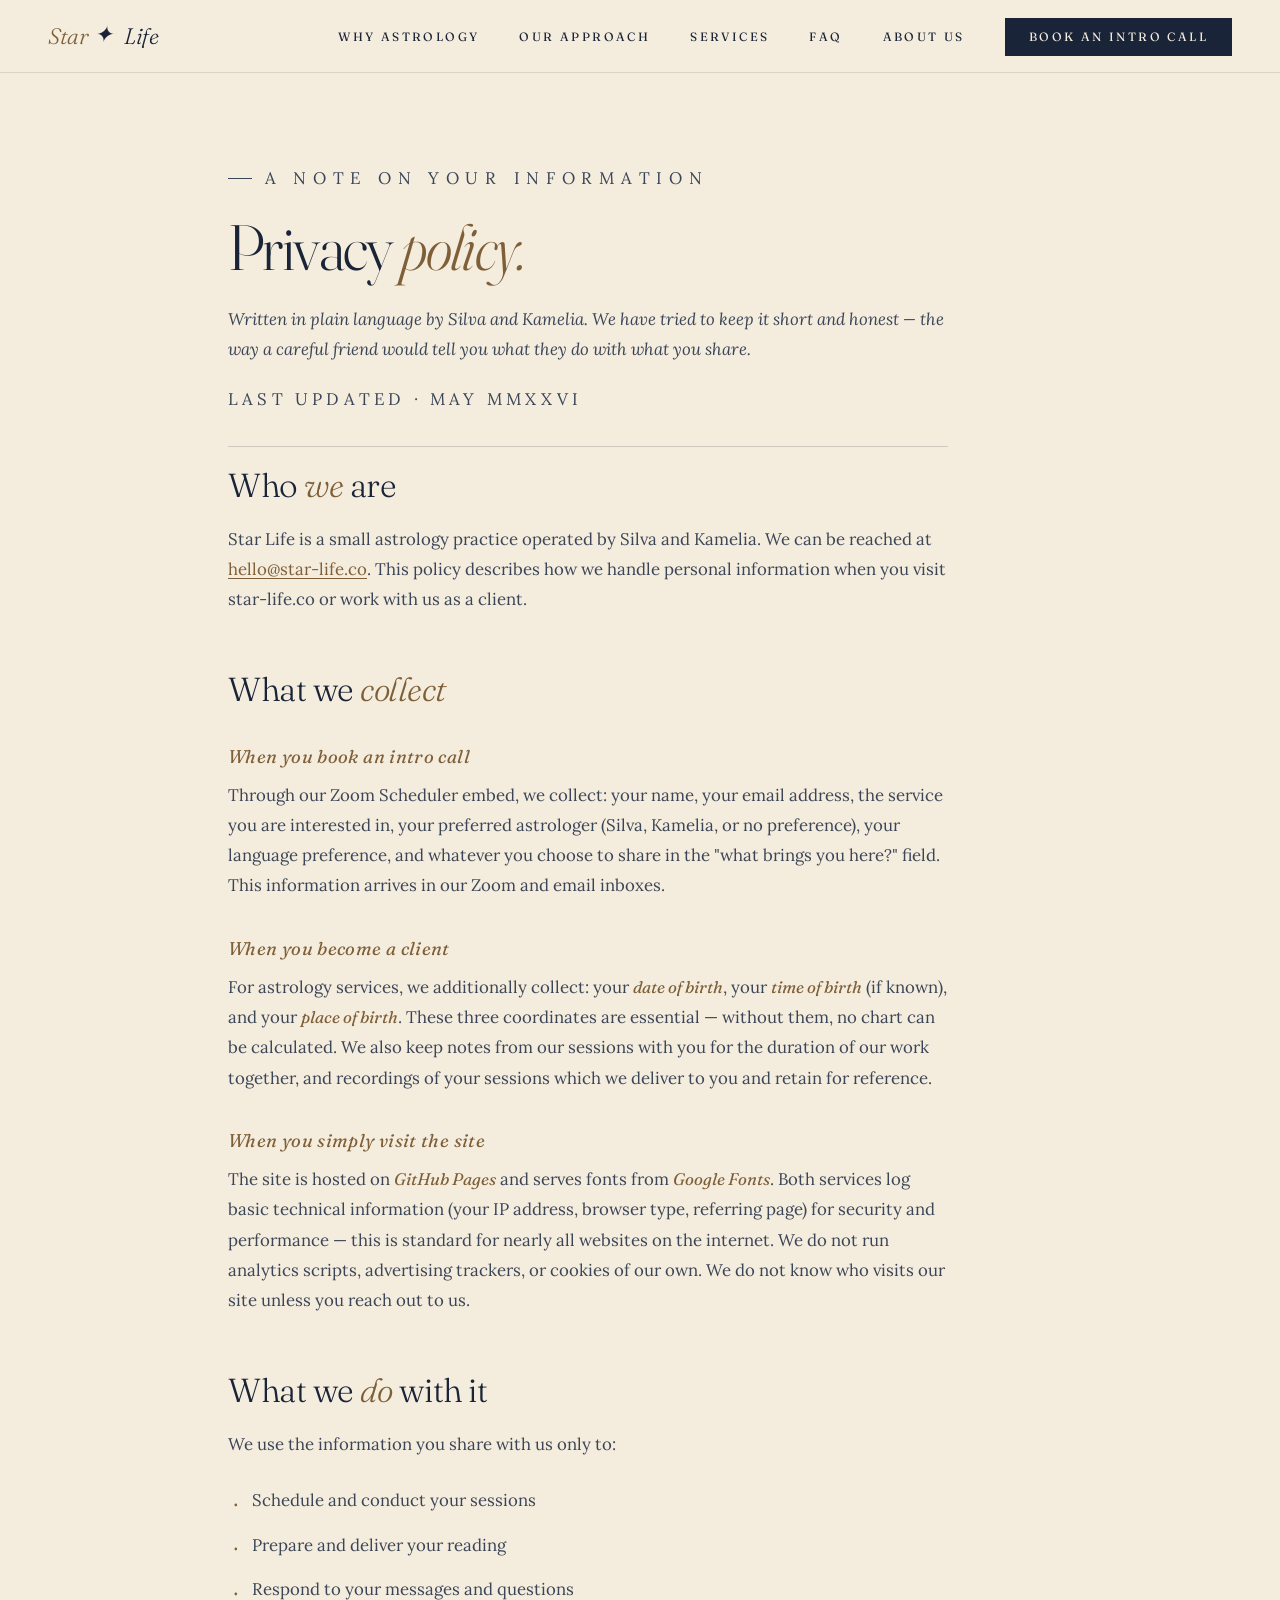
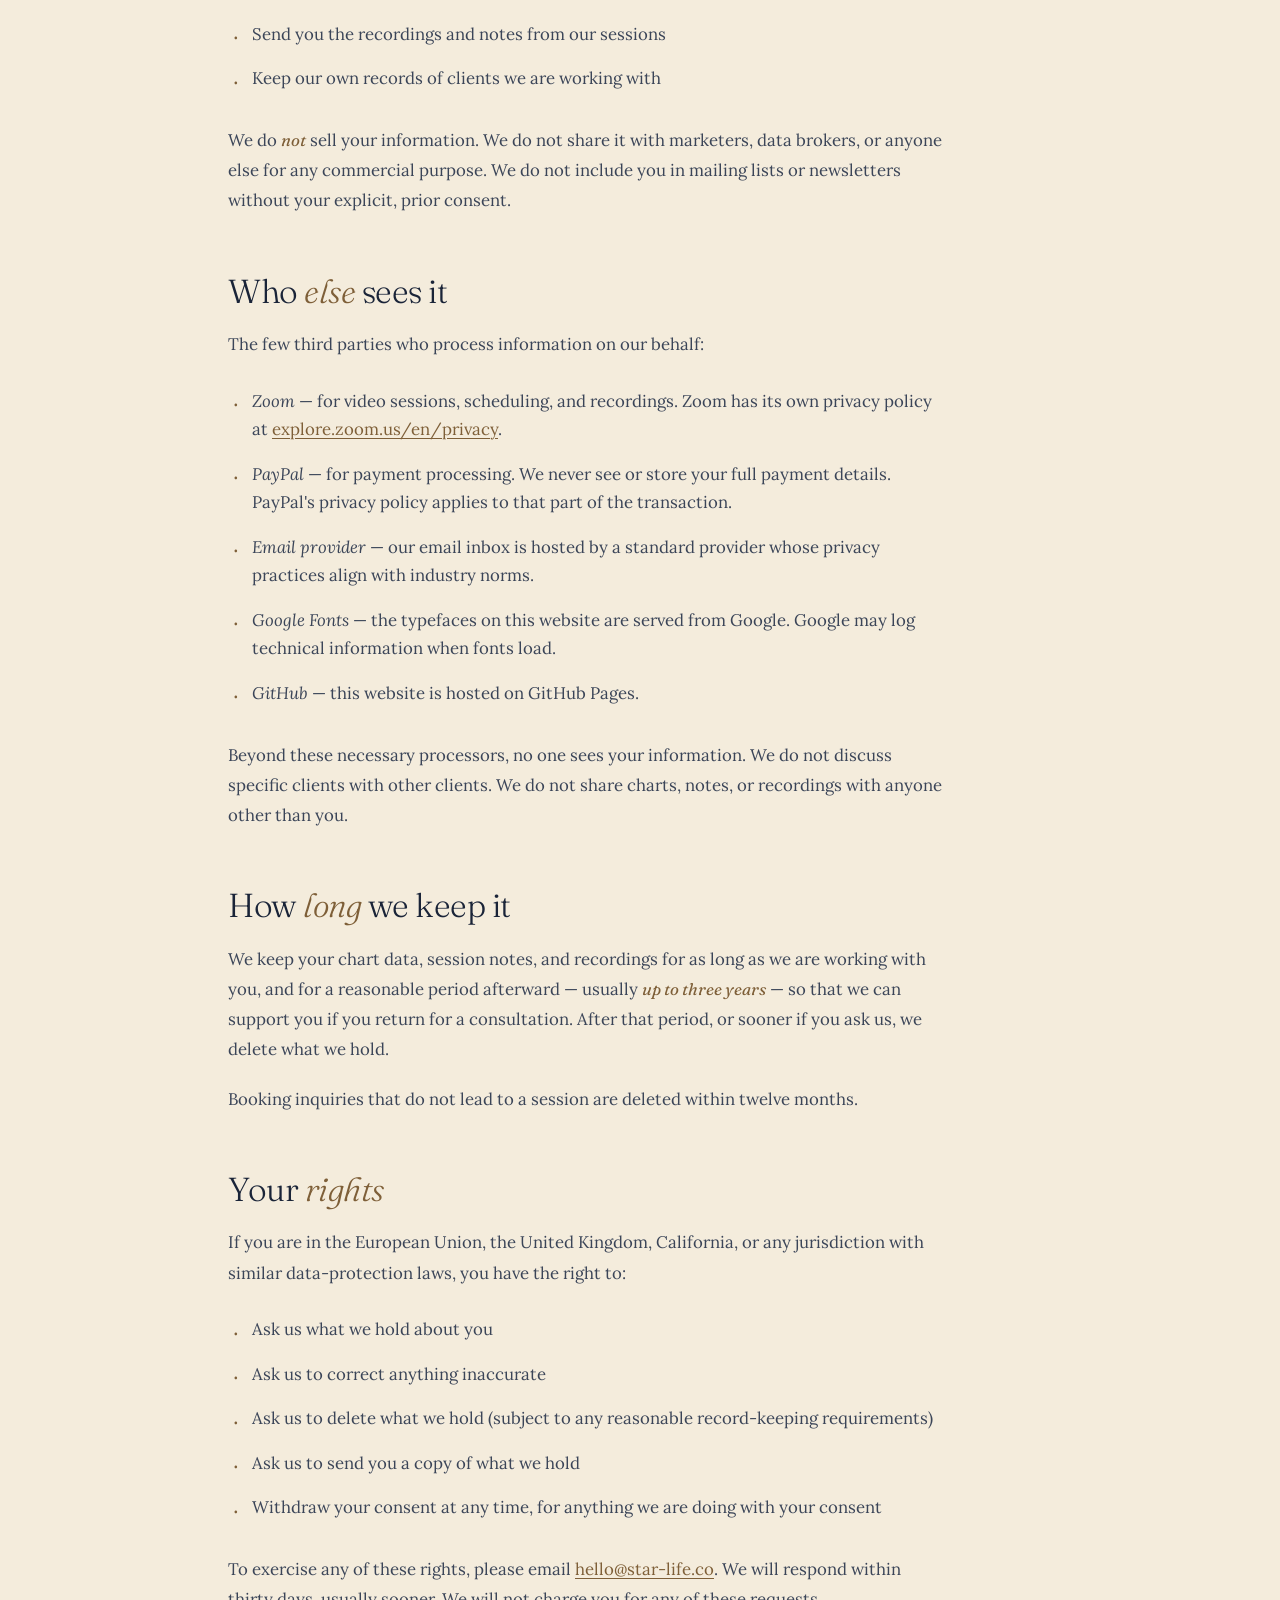
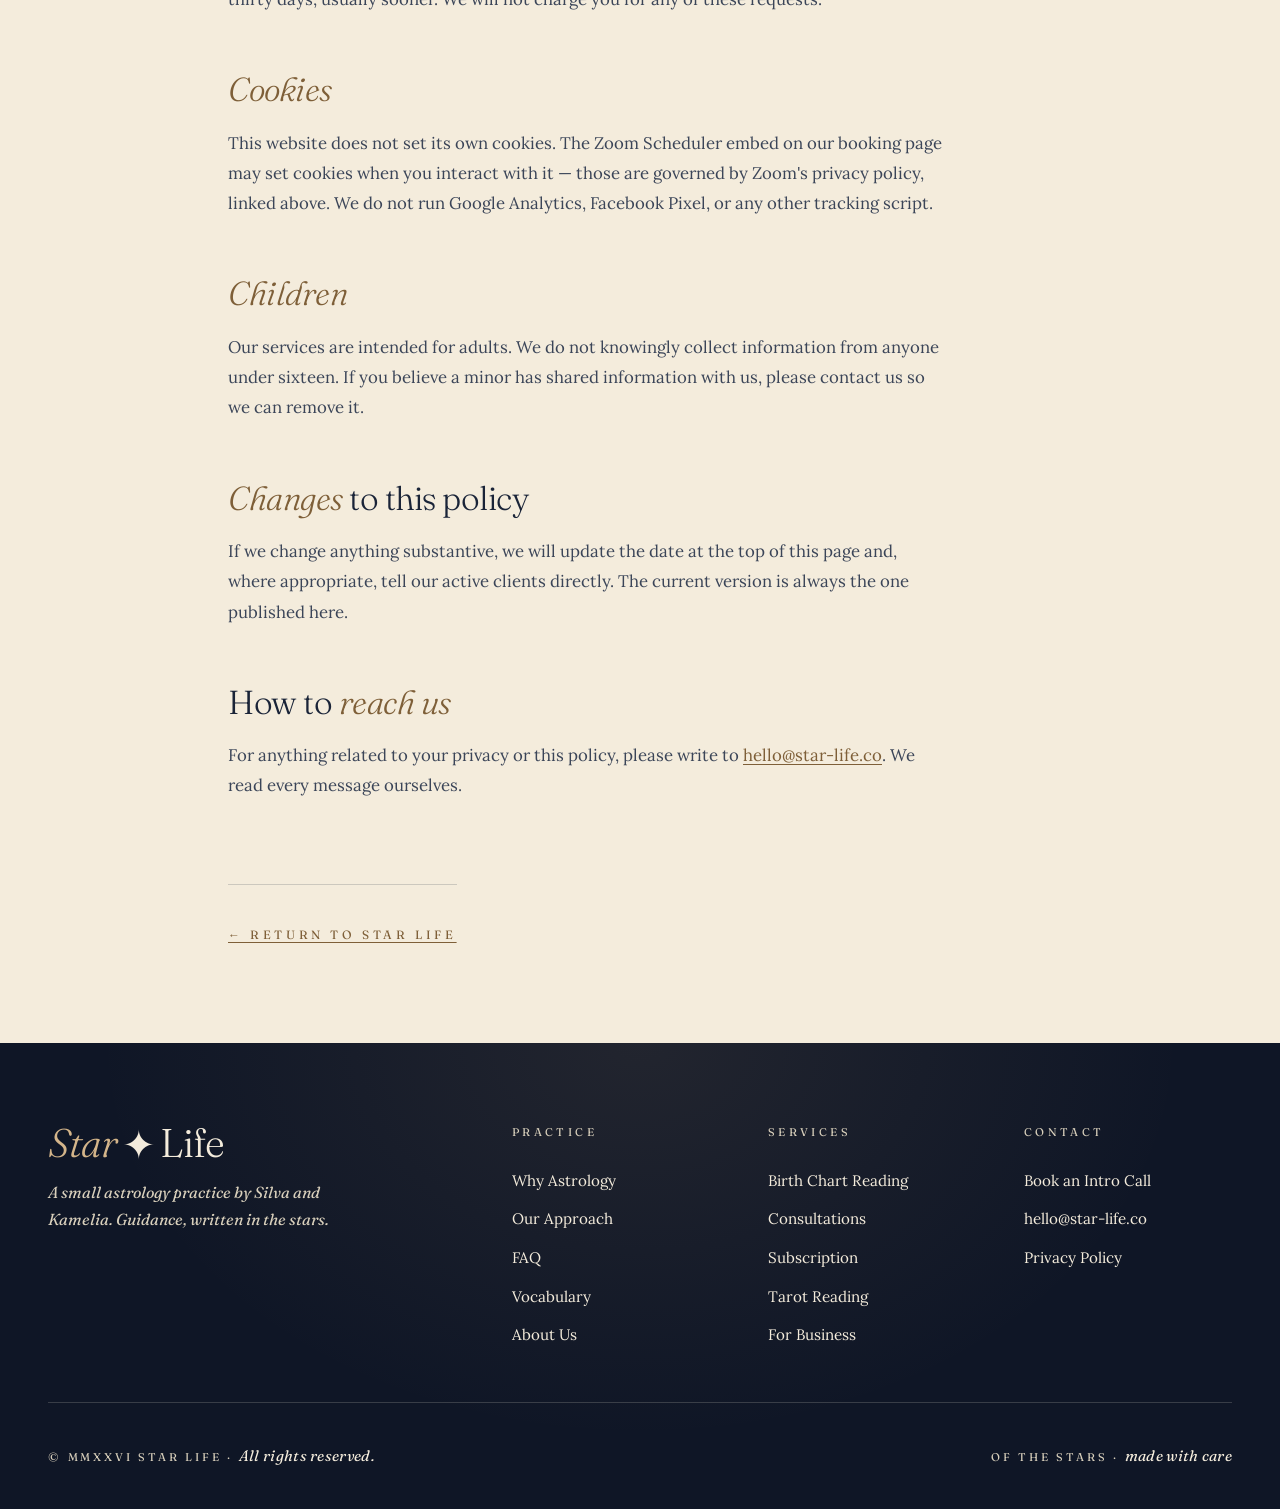
<file: privacy.html>
<!DOCTYPE html>
<html lang="en">
<head>
<meta charset="UTF-8">
<meta name="viewport" content="width=device-width, initial-scale=1.0">
<meta name="theme-color" content="#1A2438">
<title>Privacy Policy — Star Life</title>
<meta name="description" content="How Star Life handles your personal information. Written in plain language by Silva and Kamelia.">
<meta name="robots" content="index, follow">

<link rel="canonical" href="https://star-life.co/privacy.html">

<link rel="icon" type="image/svg+xml" href="assets/img/favicon.svg">

<link rel="preconnect" href="https://fonts.googleapis.com">
<link rel="preconnect" href="https://fonts.gstatic.com" crossorigin>
<link href="https://fonts.googleapis.com/css2?family=Fraunces:ital,opsz,wght@0,9..144,300;0,9..144,400;0,9..144,500;1,9..144,300;1,9..144,400;1,9..144,500&family=Lora:ital,wght@0,400;0,500;0,600;1,400&display=swap" rel="stylesheet">

<link rel="stylesheet" href="assets/css/style.css">
</head>
<body>

<a href="#main" class="skip-link">Skip to main content</a>

<header>
  <nav id="nav" aria-label="Primary">
    <a href="index.html" class="nav-logo" aria-label="Star Life — home">
      <em>Star</em><span class="star" aria-hidden="true">✦</span>Life
    </a>
    <button class="menu-toggle" id="menuToggle" aria-label="Open menu" aria-expanded="false" aria-controls="navLinks">
      <span aria-hidden="true"></span>
      <span aria-hidden="true"></span>
      <span aria-hidden="true"></span>
    </button>
    <ul class="nav-links" id="navLinks">
      <li><a href="index.html#why">Why Astrology</a></li>
      <li><a href="index.html#approach">Our Approach</a></li>
      <li><a href="index.html#services">Services</a></li>
      <li><a href="index.html#faq">FAQ</a></li>
      <li><a href="index.html#about">About Us</a></li>
      <li><a href="index.html#booking" class="nav-cta">Book an Intro Call</a></li>
    </ul>
  </nav>
</header>

<main id="main" class="subpage">
  <div class="subpage-container">

    <p class="subpage-eyebrow eyebrow">A note on your information</p>
    <h1 class="subpage-title">Privacy <em>policy.</em></h1>
    <p class="subpage-lead">
      Written in plain language by Silva and Kamelia. We have tried to keep it short and honest — the way a careful friend would tell you what they do with what you share.
    </p>
    <p class="subpage-meta">Last updated · May MMXXVI</p>

    <h2>Who <em>we</em> are</h2>
    <p>
      Star Life is a small astrology practice operated by Silva and Kamelia. We can be reached at <a href="mailto:hello@star-life.co">hello@star-life.co</a>. This policy describes how we handle personal information when you visit star-life.co or work with us as a client.
    </p>

    <h2>What we <em>collect</em></h2>

    <h3>When you book an intro call</h3>
    <p>
      Through our Zoom Scheduler embed, we collect: your name, your email address, the service you are interested in, your preferred astrologer (Silva, Kamelia, or no preference), your language preference, and whatever you choose to share in the "what brings you here?" field. This information arrives in our Zoom and email inboxes.
    </p>

    <h3>When you become a client</h3>
    <p>
      For astrology services, we additionally collect: your <em>date of birth</em>, your <em>time of birth</em> (if known), and your <em>place of birth</em>. These three coordinates are essential — without them, no chart can be calculated. We also keep notes from our sessions with you for the duration of our work together, and recordings of your sessions which we deliver to you and retain for reference.
    </p>

    <h3>When you simply visit the site</h3>
    <p>
      The site is hosted on <em>GitHub Pages</em> and serves fonts from <em>Google Fonts</em>. Both services log basic technical information (your IP address, browser type, referring page) for security and performance — this is standard for nearly all websites on the internet. We do not run analytics scripts, advertising trackers, or cookies of our own. We do not know who visits our site unless you reach out to us.
    </p>

    <h2>What we <em>do</em> with it</h2>
    <p>We use the information you share with us only to:</p>
    <ul>
      <li>Schedule and conduct your sessions</li>
      <li>Prepare and deliver your reading</li>
      <li>Respond to your messages and questions</li>
      <li>Send you the recordings and notes from our sessions</li>
      <li>Keep our own records of clients we are working with</li>
    </ul>
    <p>
      We do <em>not</em> sell your information. We do not share it with marketers, data brokers, or anyone else for any commercial purpose. We do not include you in mailing lists or newsletters without your explicit, prior consent.
    </p>

    <h2>Who <em>else</em> sees it</h2>
    <p>The few third parties who process information on our behalf:</p>
    <ul>
      <li><em>Zoom</em> — for video sessions, scheduling, and recordings. Zoom has its own privacy policy at <a href="https://explore.zoom.us/en/privacy/" target="_blank" rel="noopener noreferrer">explore.zoom.us/en/privacy</a>.</li>
      <li><em>PayPal</em> — for payment processing. We never see or store your full payment details. PayPal's privacy policy applies to that part of the transaction.</li>
      <li><em>Email provider</em> — our email inbox is hosted by a standard provider whose privacy practices align with industry norms.</li>
      <li><em>Google Fonts</em> — the typefaces on this website are served from Google. Google may log technical information when fonts load.</li>
      <li><em>GitHub</em> — this website is hosted on GitHub Pages.</li>
    </ul>
    <p>
      Beyond these necessary processors, no one sees your information. We do not discuss specific clients with other clients. We do not share charts, notes, or recordings with anyone other than you.
    </p>

    <h2>How <em>long</em> we keep it</h2>
    <p>
      We keep your chart data, session notes, and recordings for as long as we are working with you, and for a reasonable period afterward — usually <em>up to three years</em> — so that we can support you if you return for a consultation. After that period, or sooner if you ask us, we delete what we hold.
    </p>
    <p>
      Booking inquiries that do not lead to a session are deleted within twelve months.
    </p>

    <h2>Your <em>rights</em></h2>
    <p>
      If you are in the European Union, the United Kingdom, California, or any jurisdiction with similar data-protection laws, you have the right to:
    </p>
    <ul>
      <li>Ask us what we hold about you</li>
      <li>Ask us to correct anything inaccurate</li>
      <li>Ask us to delete what we hold (subject to any reasonable record-keeping requirements)</li>
      <li>Ask us to send you a copy of what we hold</li>
      <li>Withdraw your consent at any time, for anything we are doing with your consent</li>
    </ul>
    <p>
      To exercise any of these rights, please email <a href="mailto:hello@star-life.co">hello@star-life.co</a>. We will respond within thirty days, usually sooner. We will not charge you for any of these requests.
    </p>

    <h2><em>Cookies</em></h2>
    <p>
      This website does not set its own cookies. The Zoom Scheduler embed on our booking page may set cookies when you interact with it — those are governed by Zoom's privacy policy, linked above. We do not run Google Analytics, Facebook Pixel, or any other tracking script.
    </p>

    <h2><em>Children</em></h2>
    <p>
      Our services are intended for adults. We do not knowingly collect information from anyone under sixteen. If you believe a minor has shared information with us, please contact us so we can remove it.
    </p>

    <h2><em>Changes</em> to this policy</h2>
    <p>
      If we change anything substantive, we will update the date at the top of this page and, where appropriate, tell our active clients directly. The current version is always the one published here.
    </p>

    <h2>How to <em>reach us</em></h2>
    <p>
      For anything related to your privacy or this policy, please write to <a href="mailto:hello@star-life.co">hello@star-life.co</a>. We read every message ourselves.
    </p>

    <a href="index.html" class="subpage-back">← Return to Star Life</a>
  </div>
</main>

<footer aria-labelledby="footer-heading">
  <h2 id="footer-heading" class="visually-hidden">Site footer</h2>
  <div class="footer-content">
    <div class="footer-top">
      <div class="footer-brand">
        <p class="footer-brand-name"><em>Star</em><span class="star" aria-hidden="true">✦</span>Life</p>
        <p class="footer-brand-tag">A small astrology practice by Silva and Kamelia. Guidance, written in the stars.</p>
      </div>

      <nav class="footer-col" aria-label="Practice">
        <h3>Practice</h3>
        <ul>
          <li><a href="index.html#why">Why Astrology</a></li>
          <li><a href="index.html#approach">Our Approach</a></li>
          <li><a href="index.html#faq">FAQ</a></li>
          <li><a href="vocabulary.html">Vocabulary</a></li>
          <li><a href="index.html#about">About Us</a></li>
        </ul>
      </nav>

      <nav class="footer-col" aria-label="Services">
        <h3>Services</h3>
        <ul>
          <li><a href="index.html#services">Birth Chart Reading</a></li>
          <li><a href="index.html#services">Consultations</a></li>
          <li><a href="index.html#services">Subscription</a></li>
          <li><a href="index.html#services">Tarot Reading</a></li>
          <li><a href="index.html#services">For Business</a></li>
        </ul>
      </nav>

      <nav class="footer-col" aria-label="Contact">
        <h3>Contact</h3>
        <ul>
          <li><a href="index.html#booking">Book an Intro Call</a></li>
          <li><a href="mailto:hello@star-life.co">hello@star-life.co</a></li>
          <li><a href="privacy.html">Privacy Policy</a></li>
        </ul>
      </nav>
    </div>

    <div class="footer-bottom">
      <p>© MMXXVI Star Life · <em>All rights reserved.</em></p>
      <p>Of the stars · <em>made with care</em></p>
    </div>
  </div>
</footer>

<script src="assets/js/main.js" defer></script>

</body>
</html>
</file>
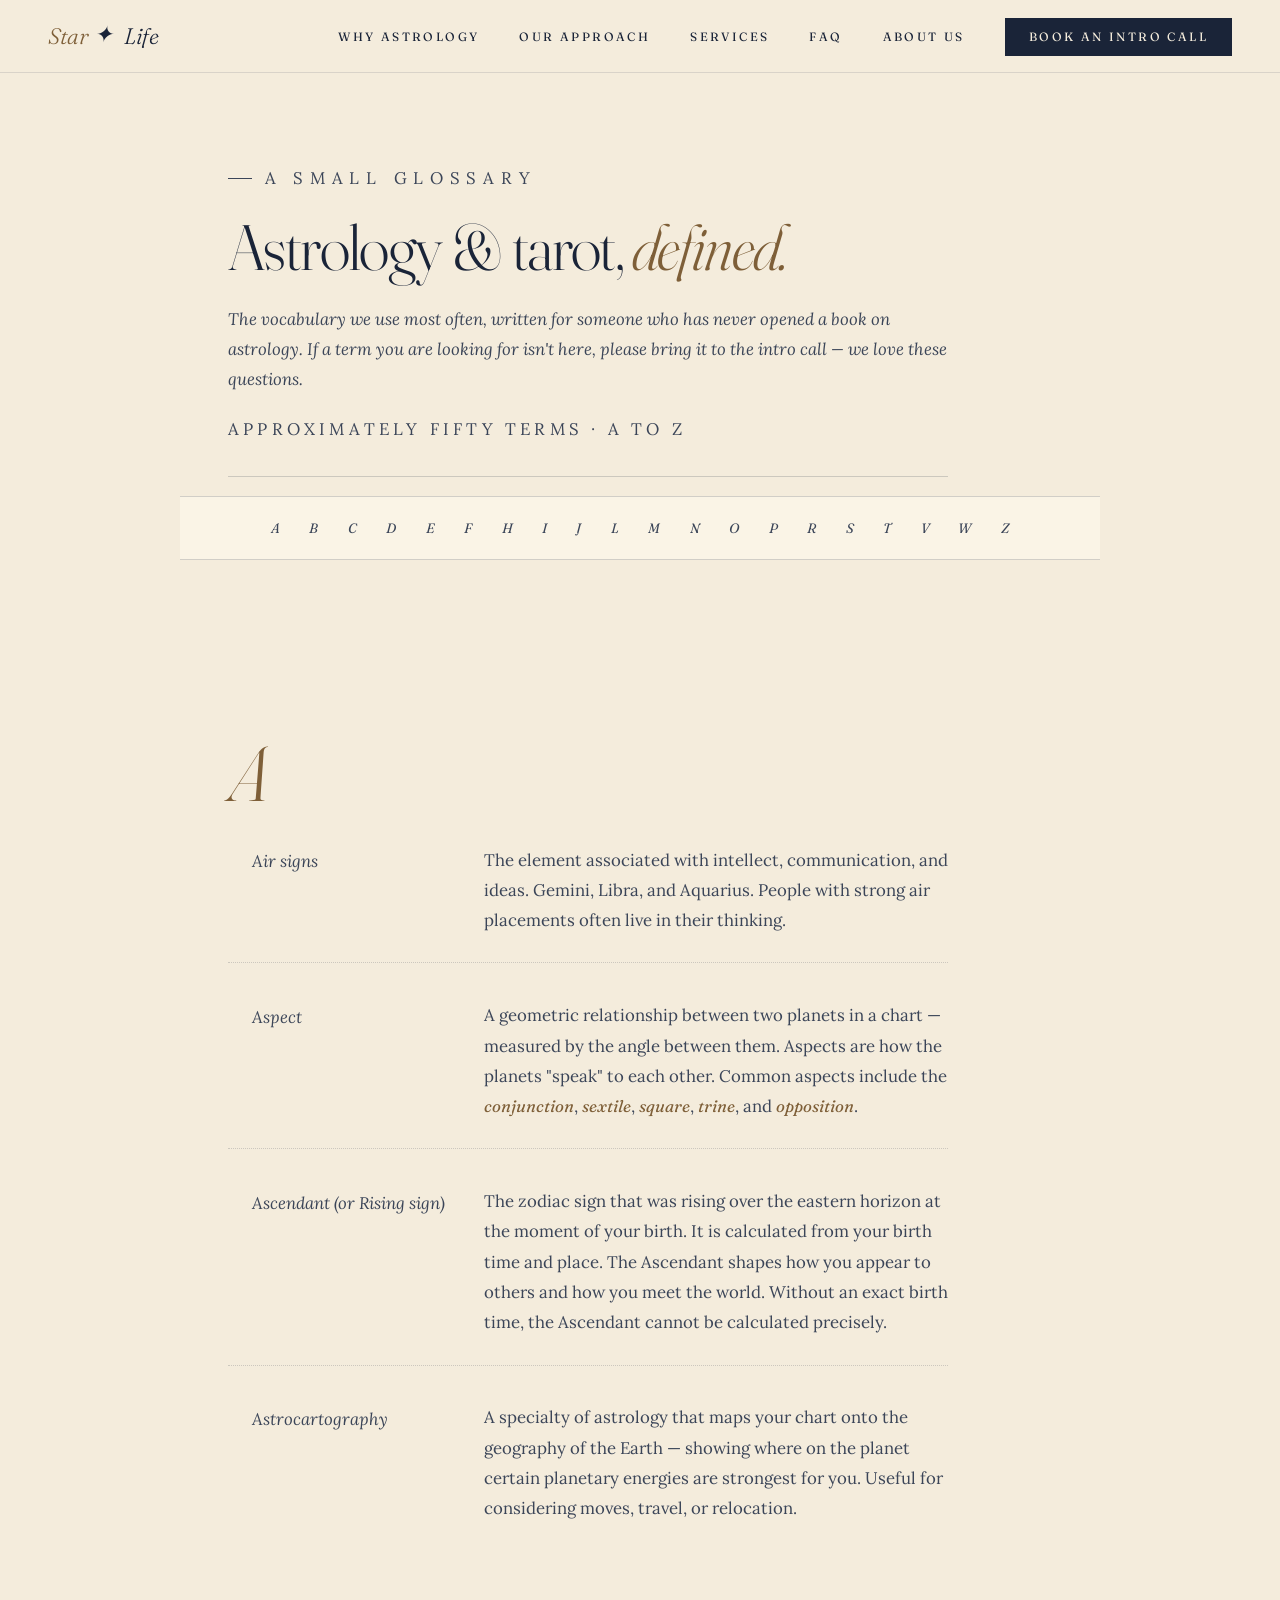
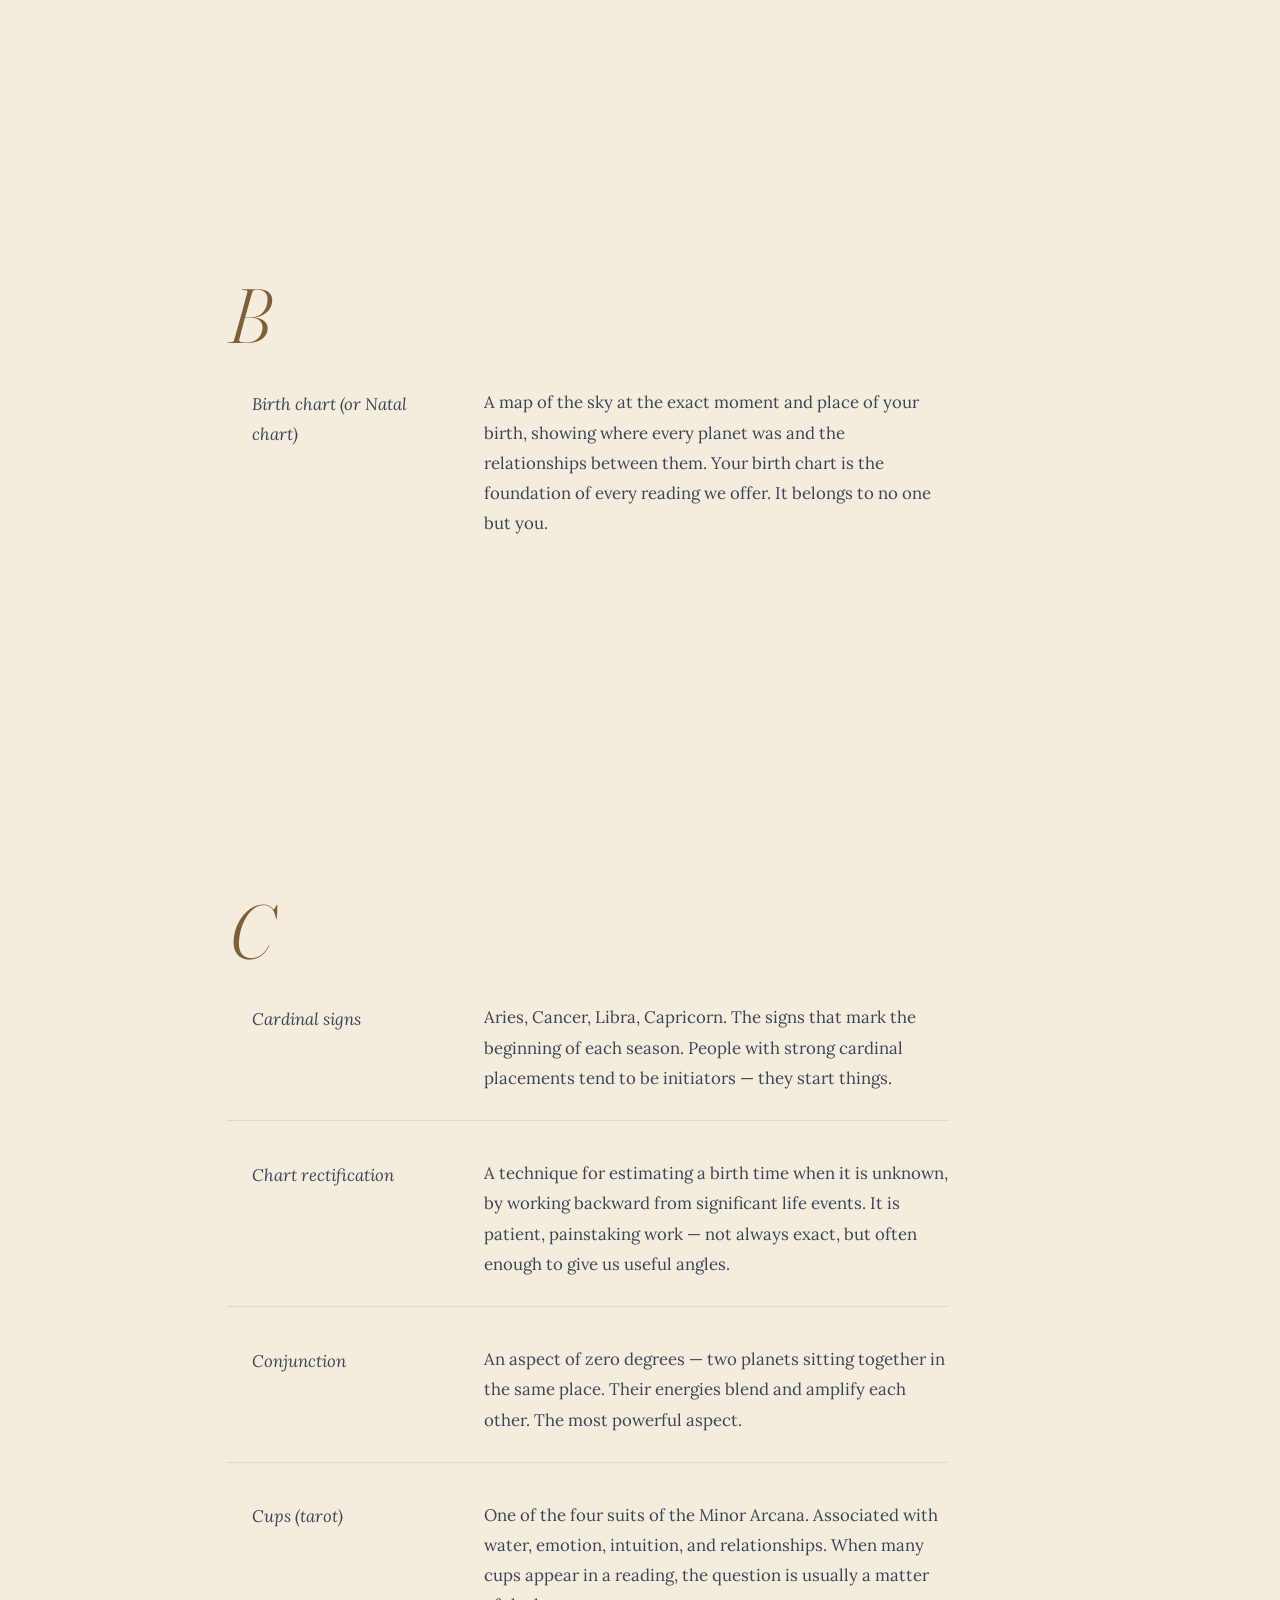
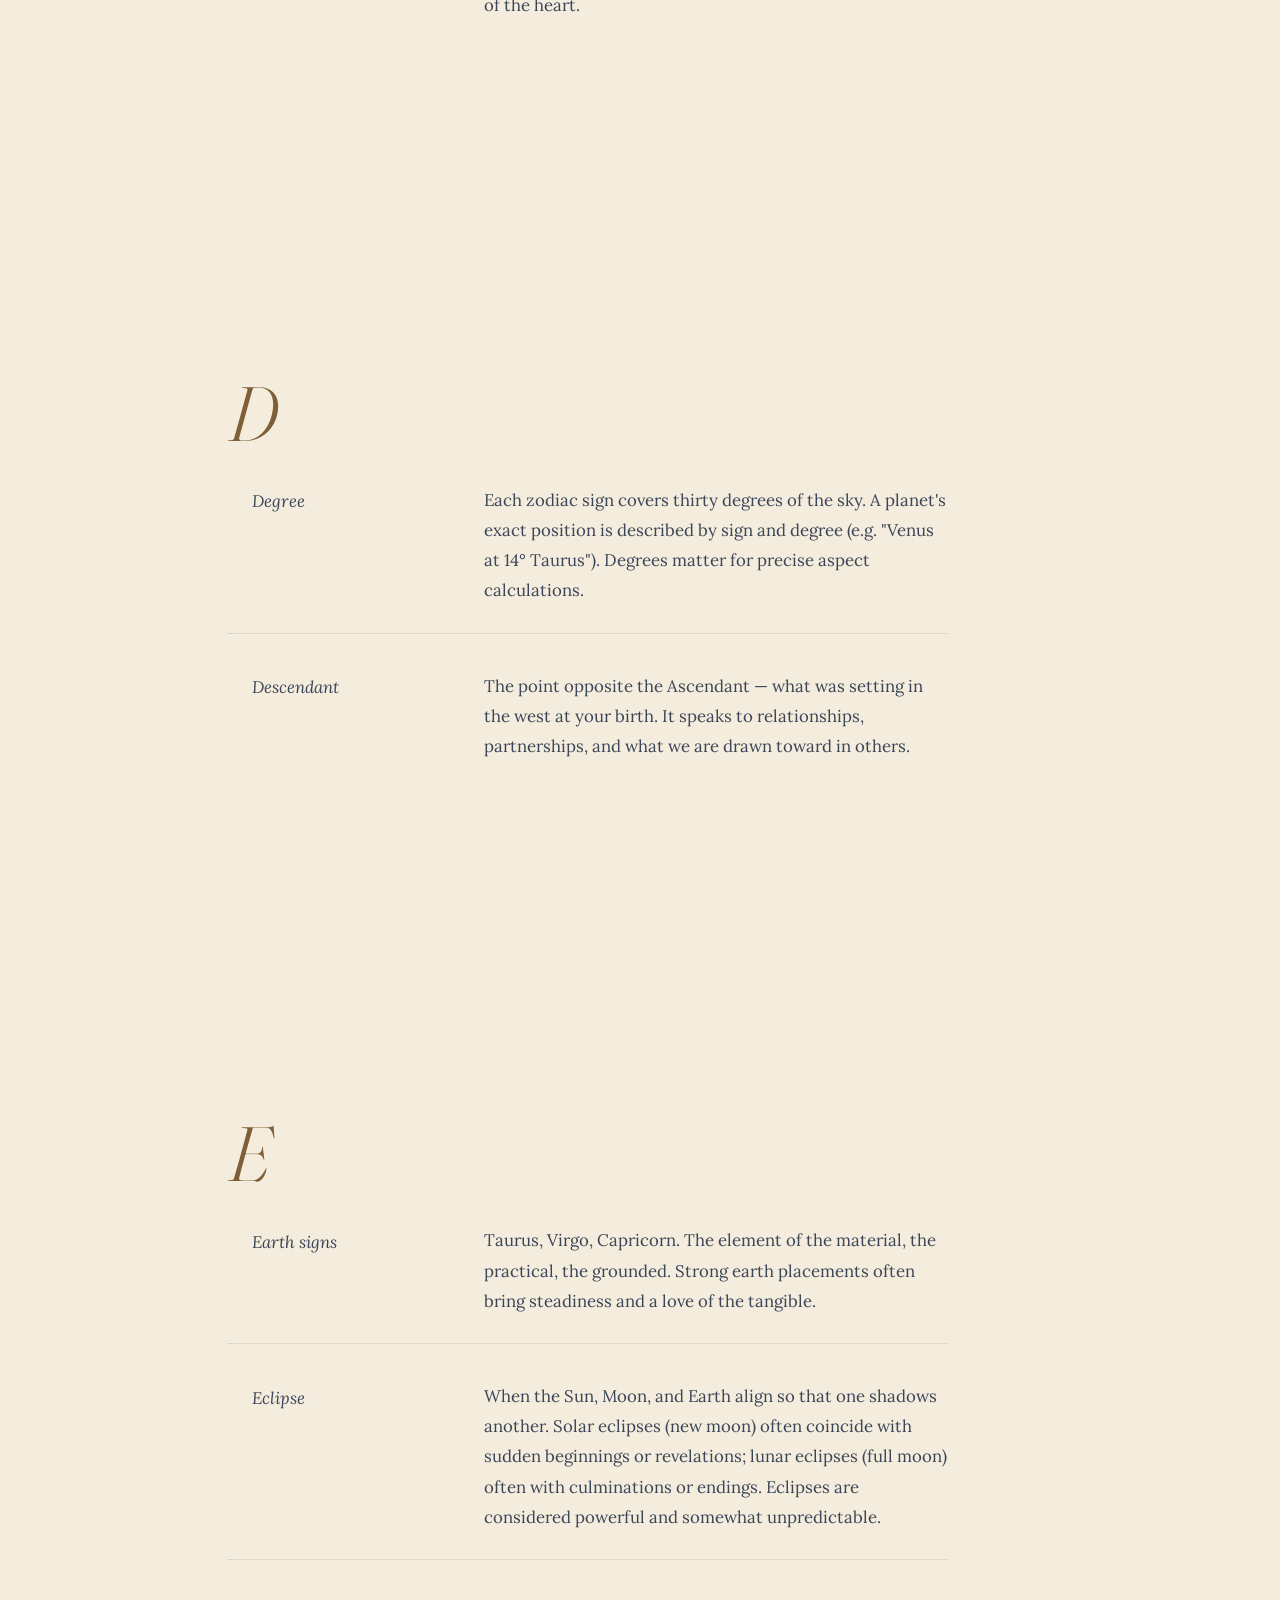
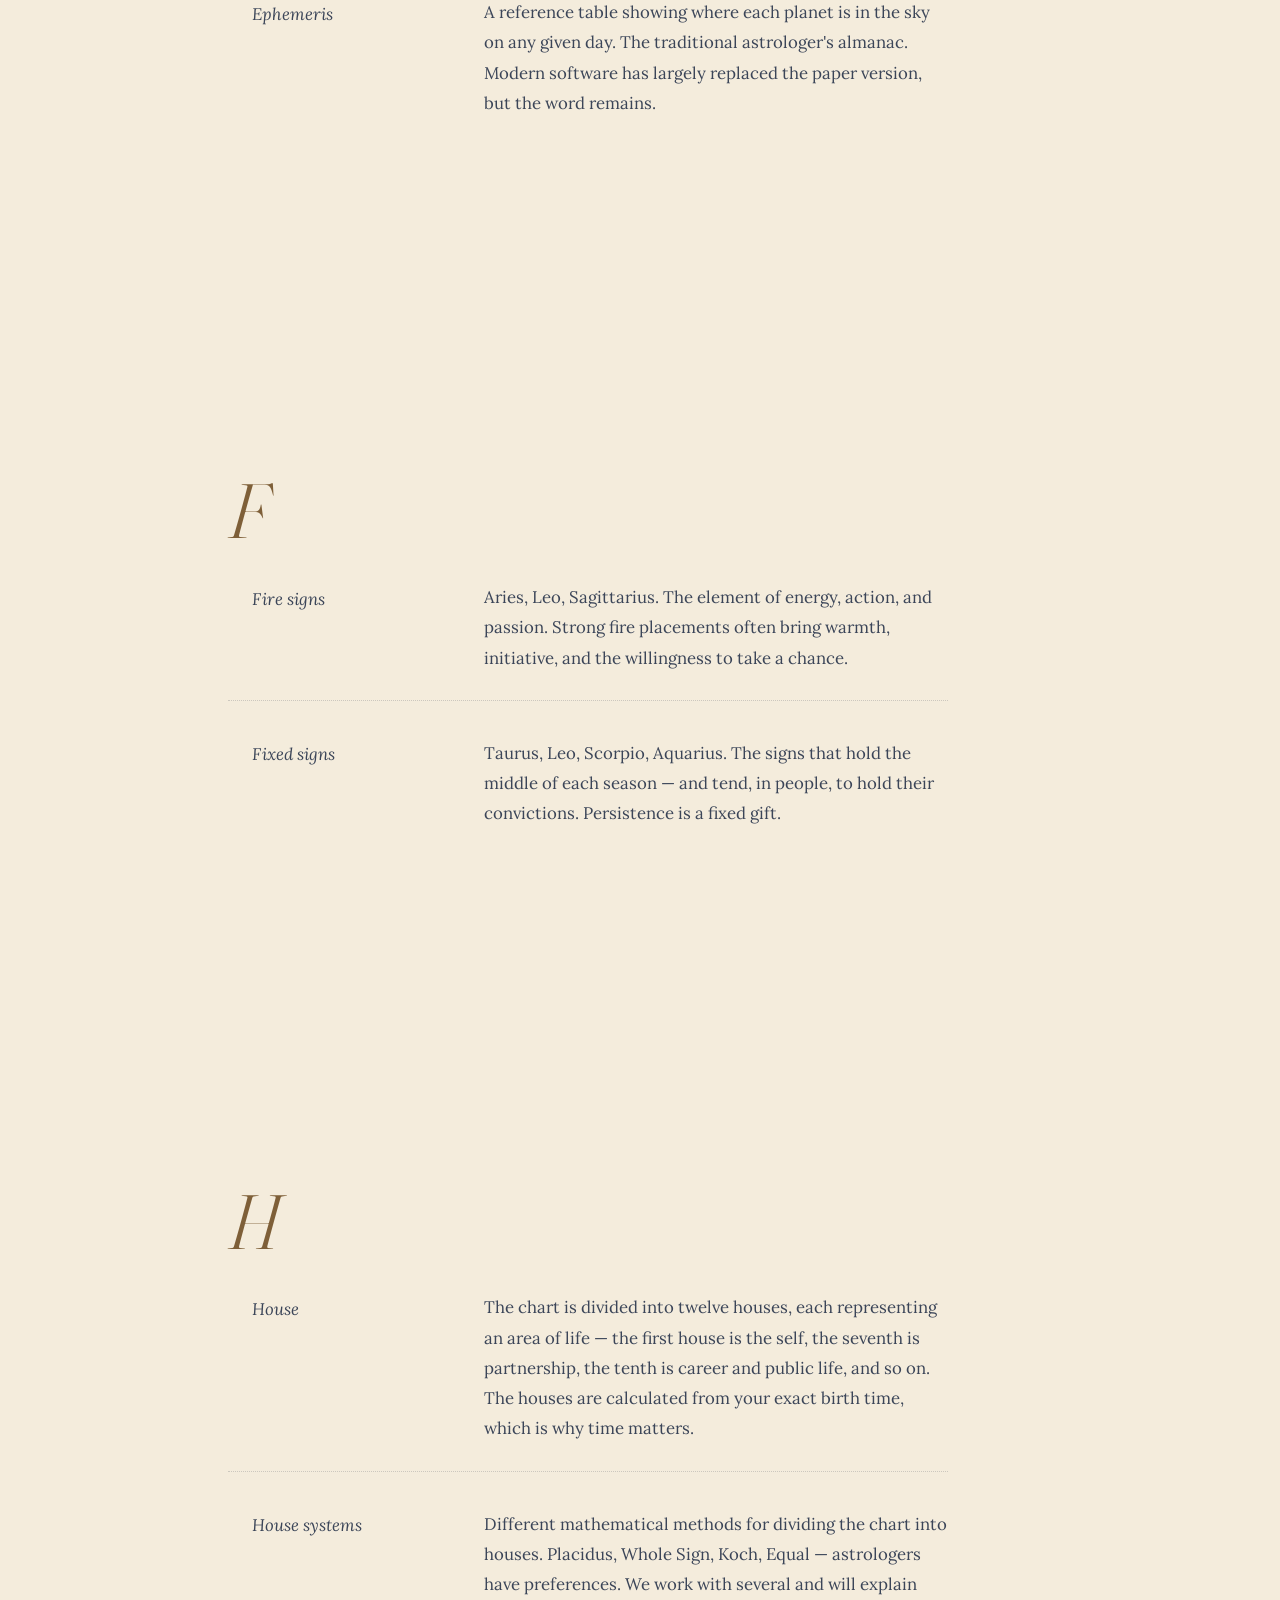
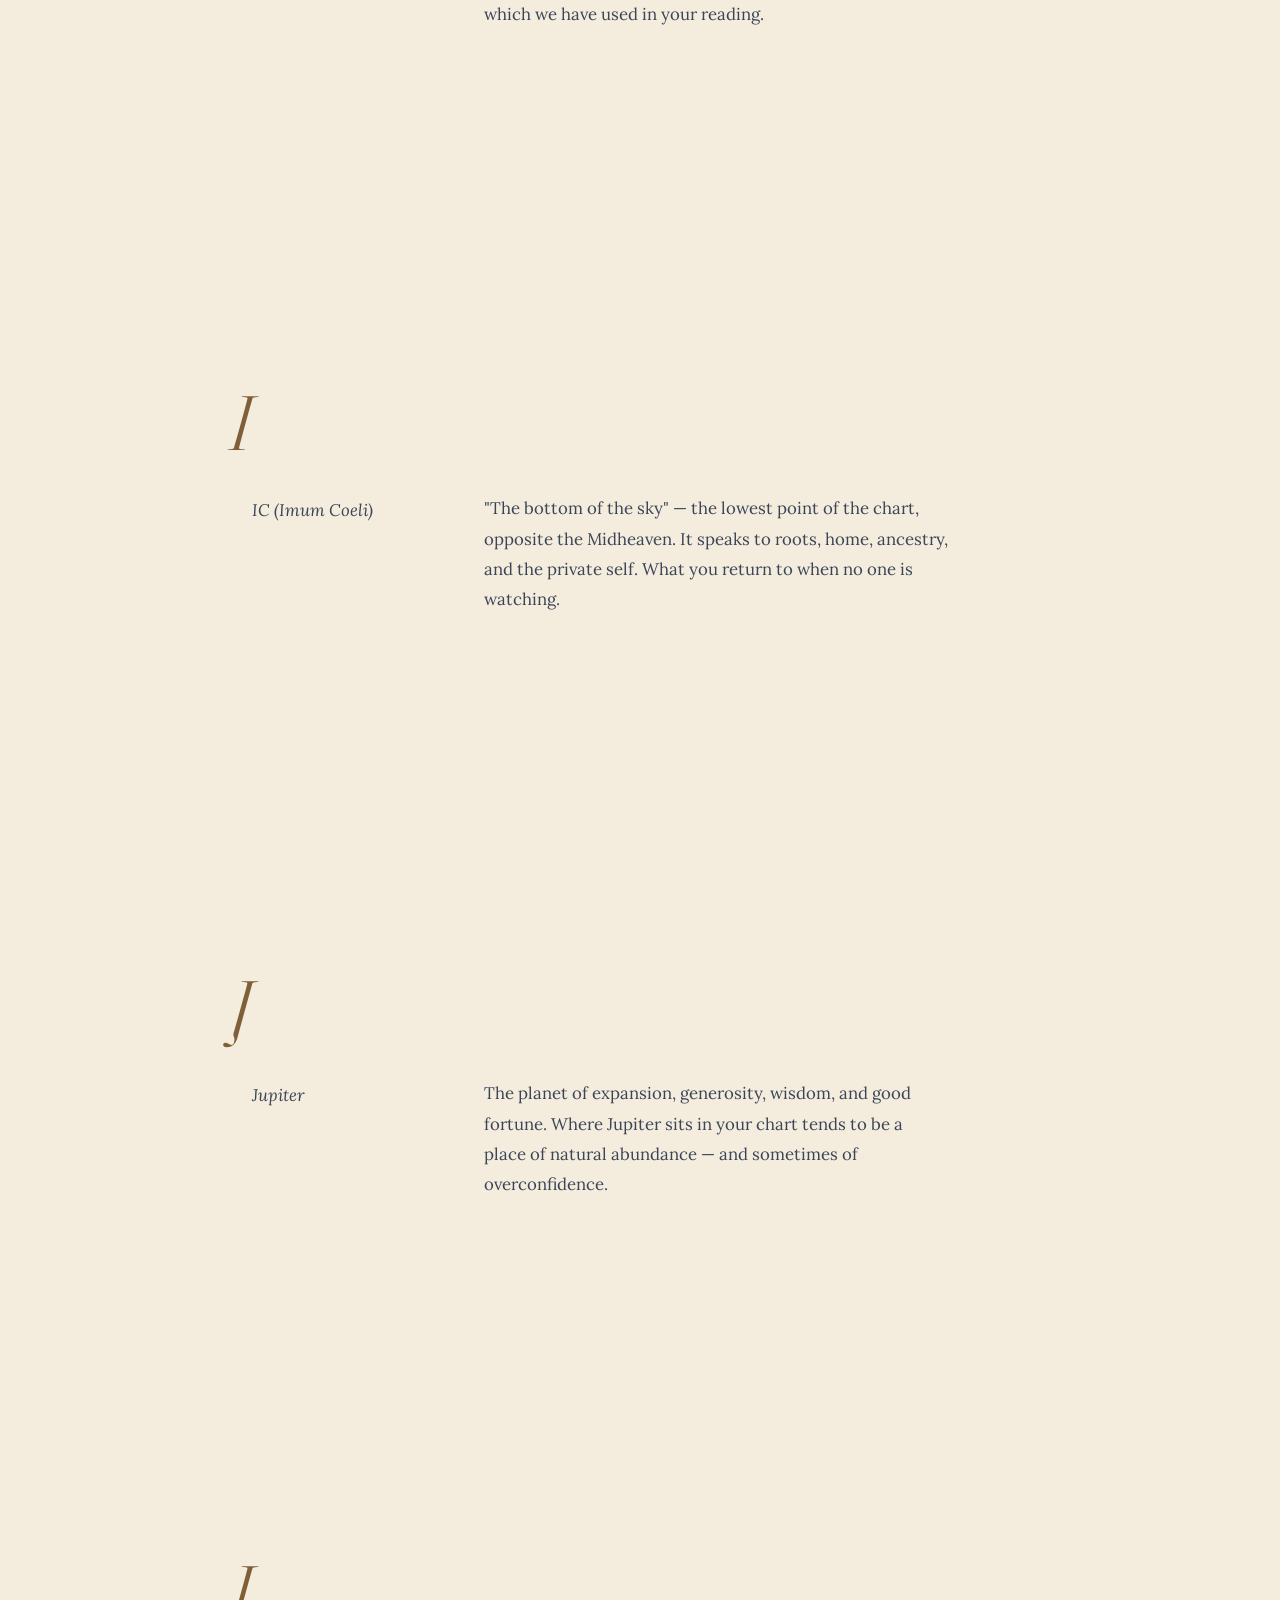
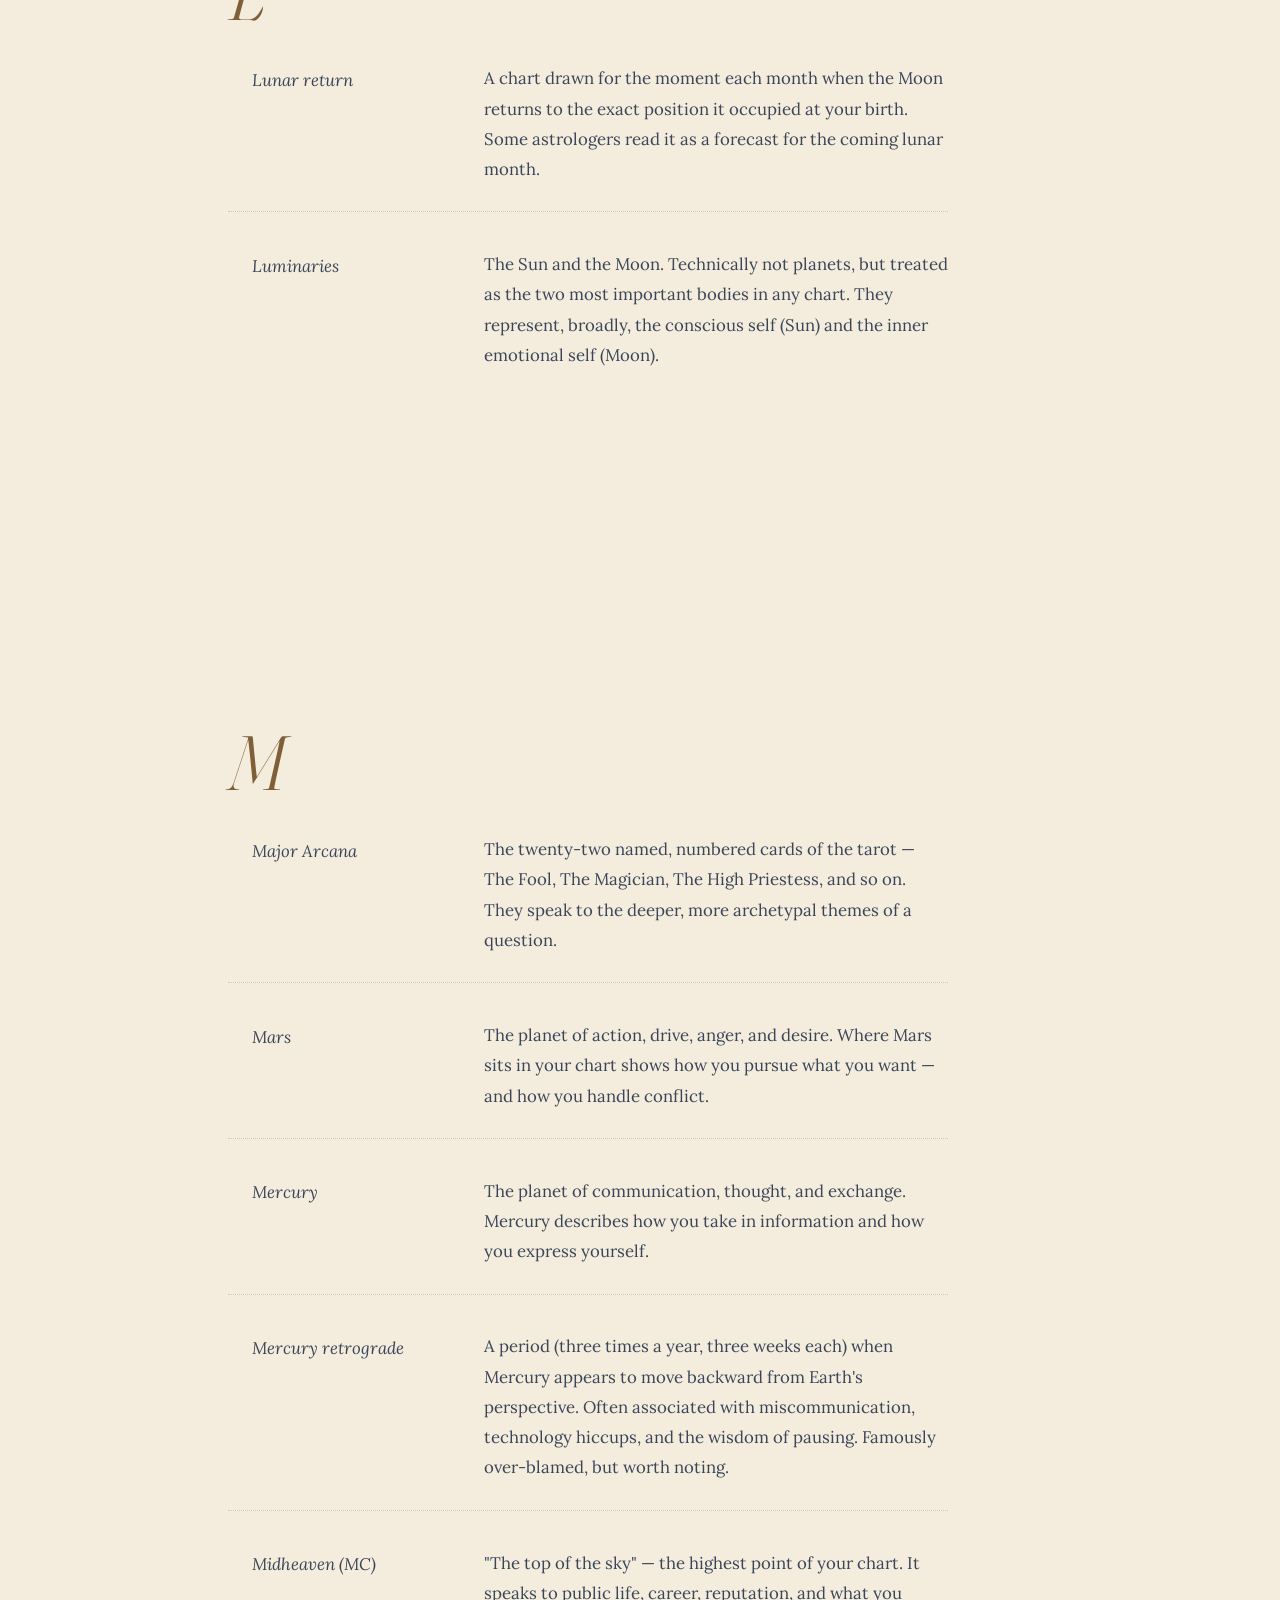
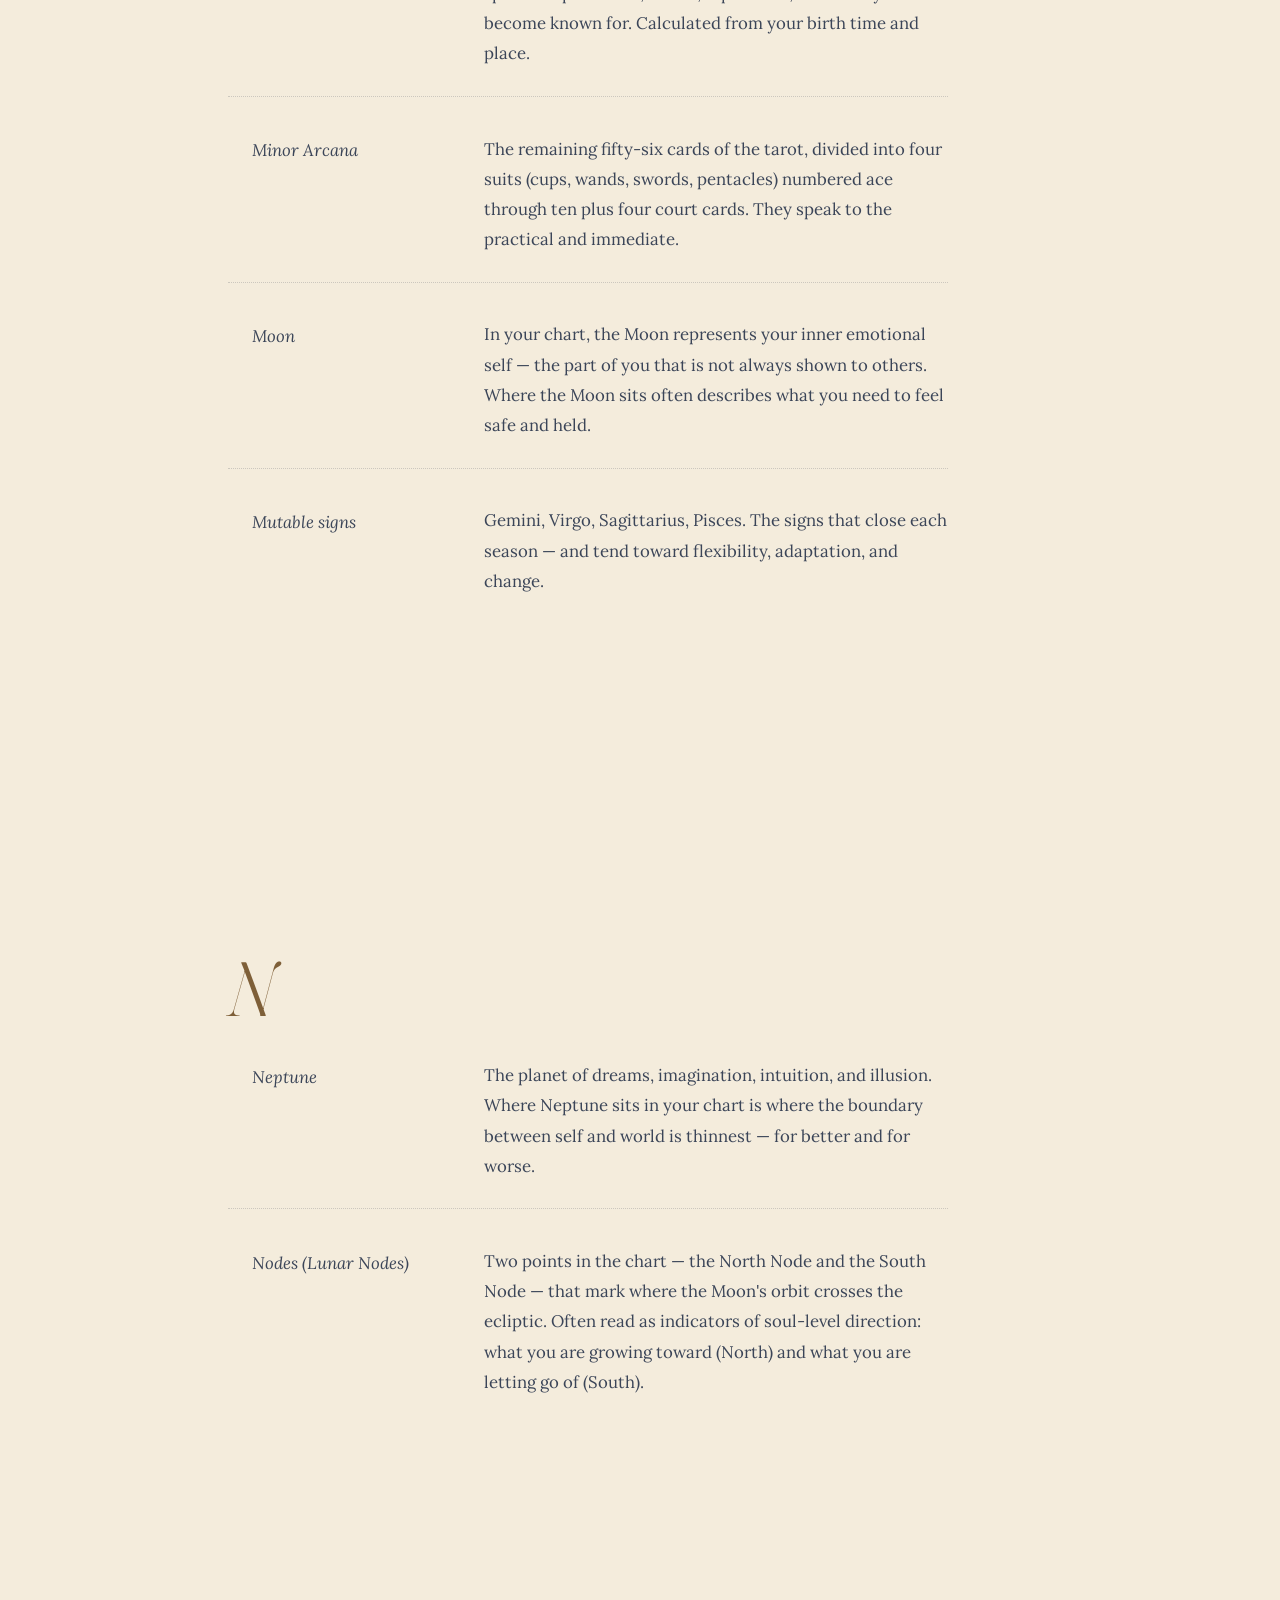
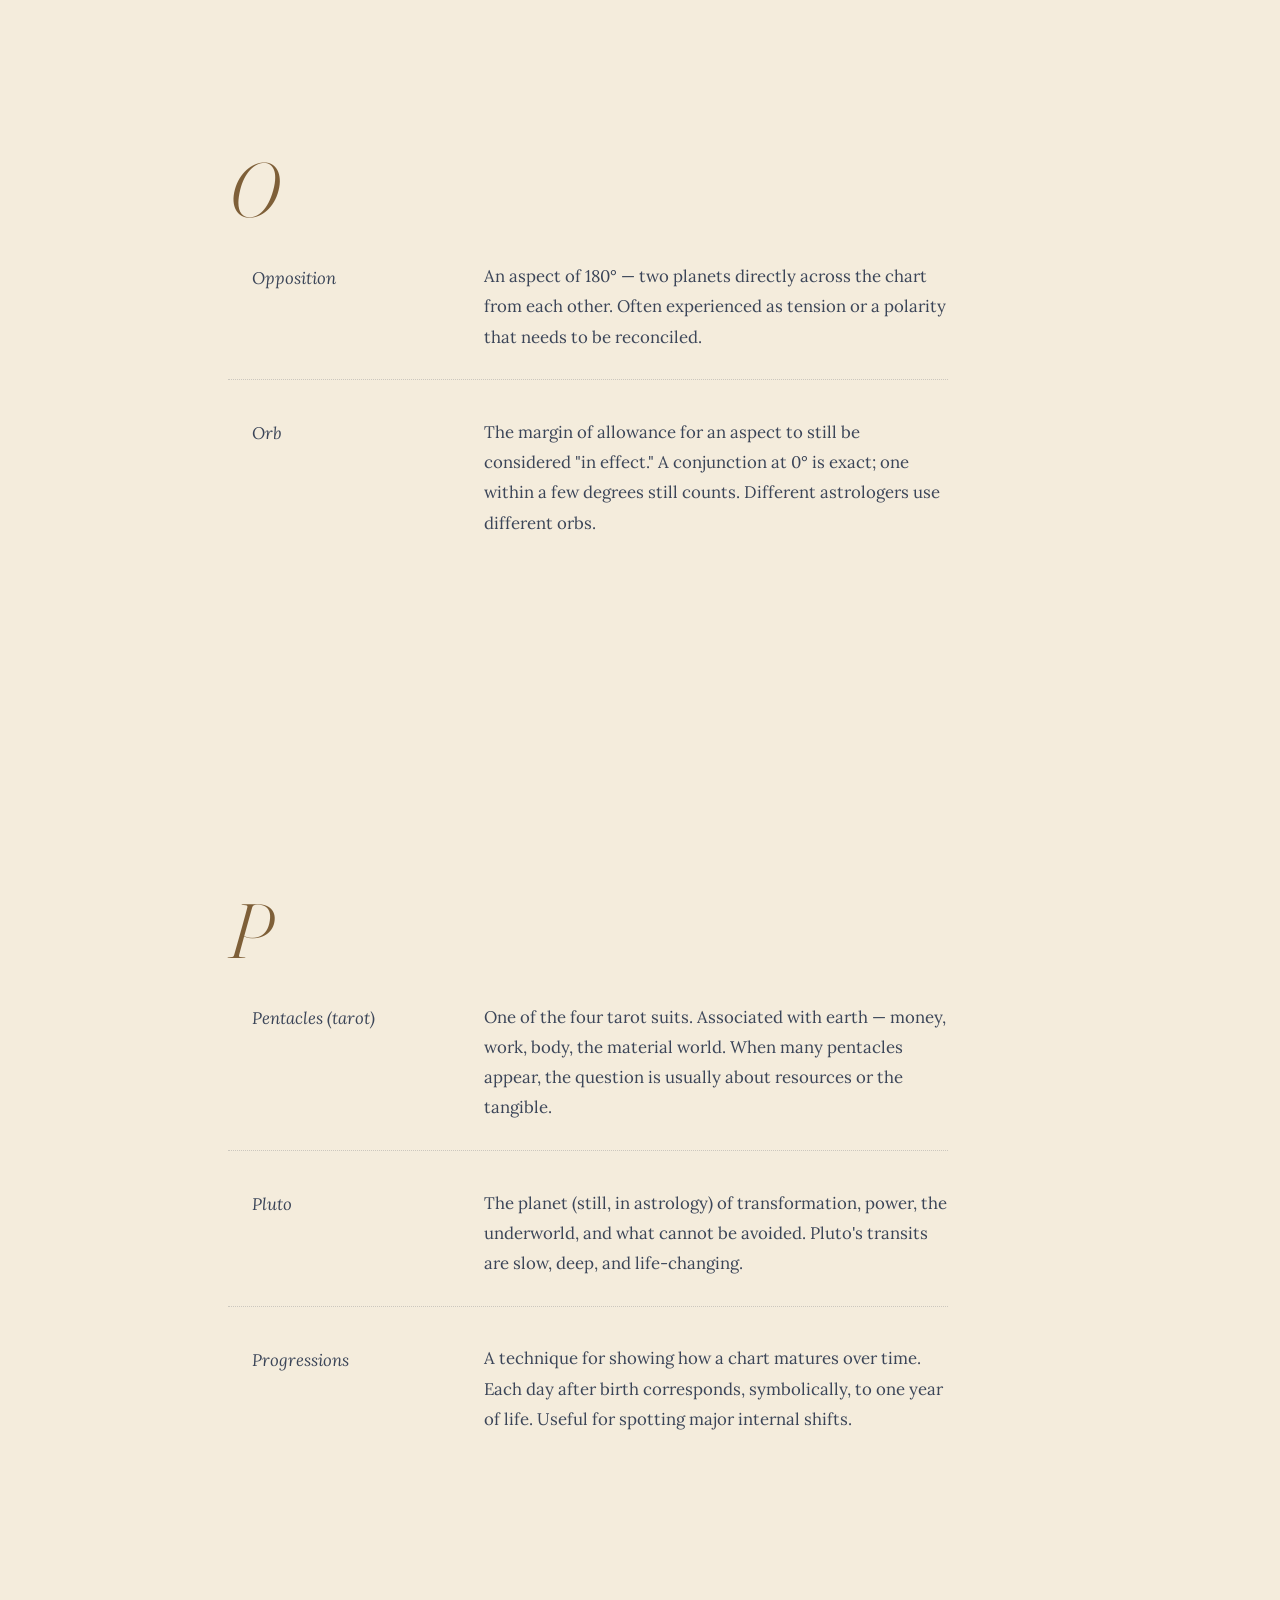
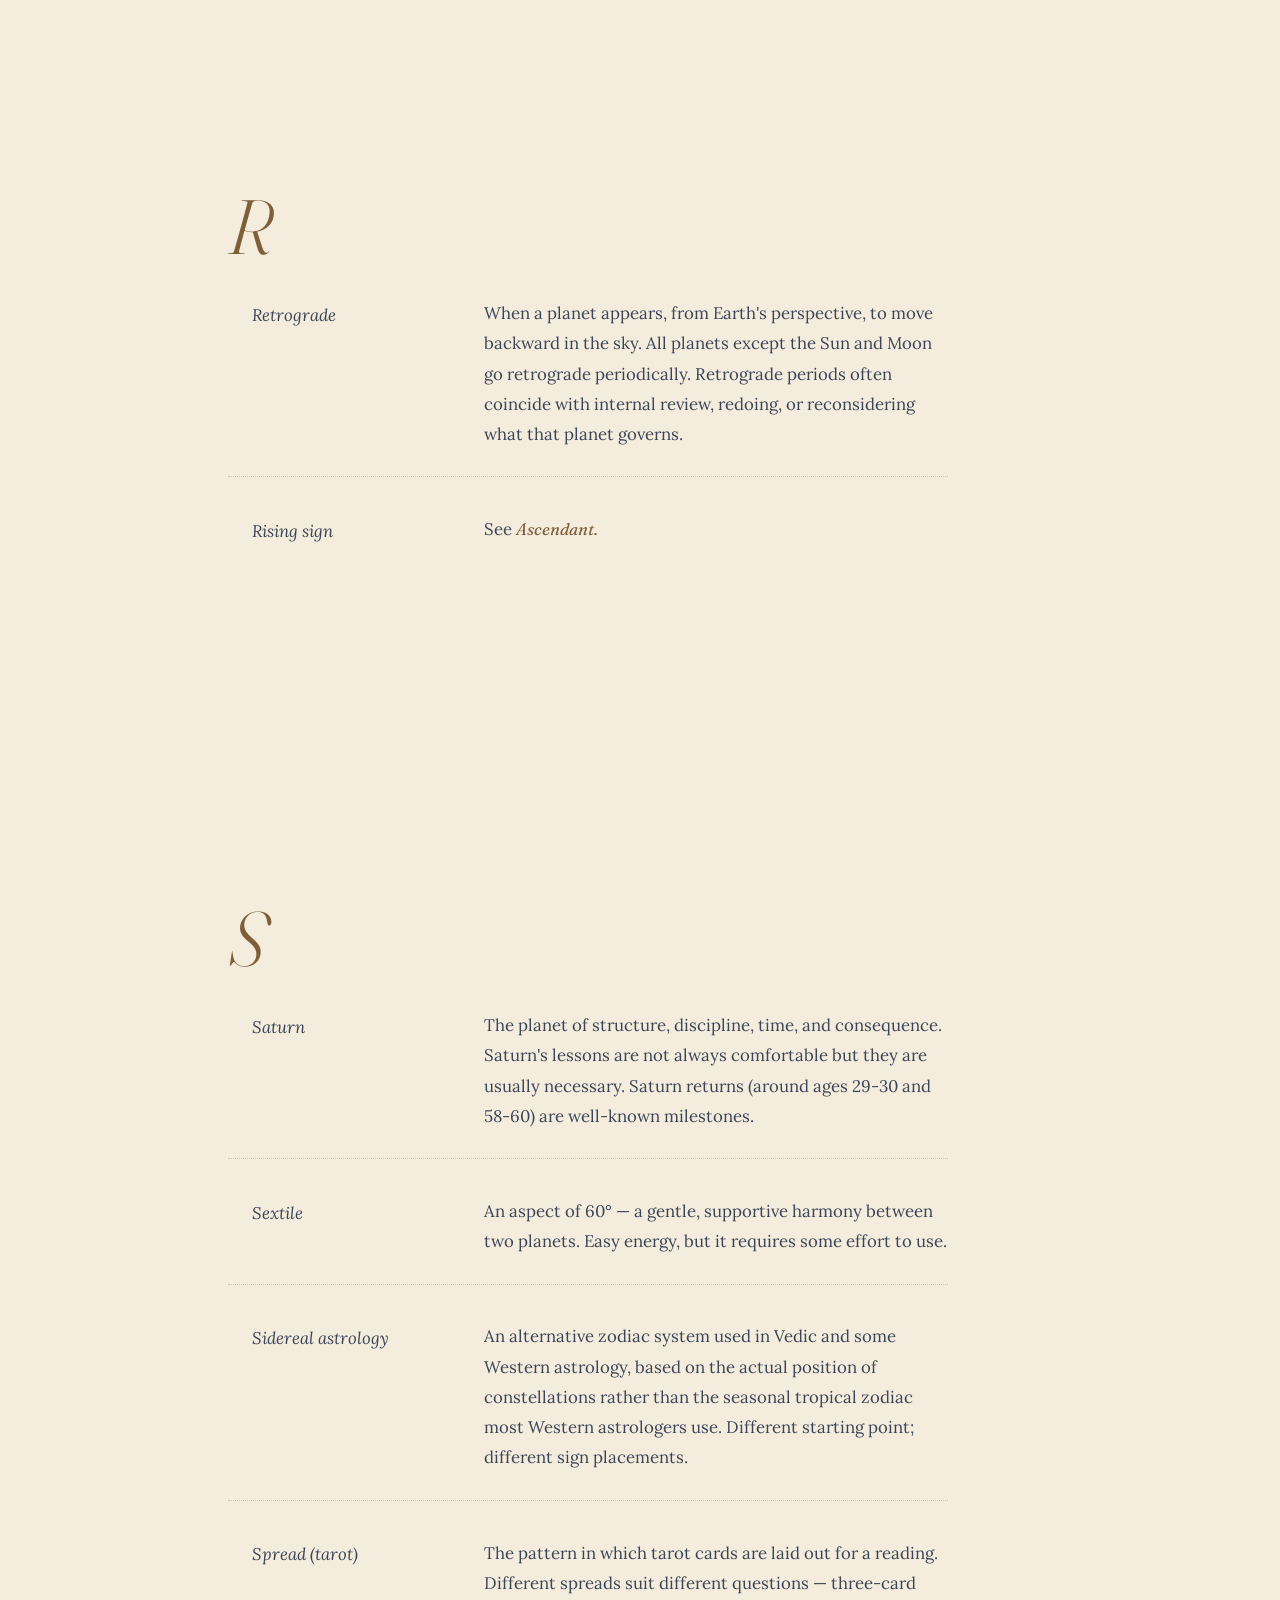
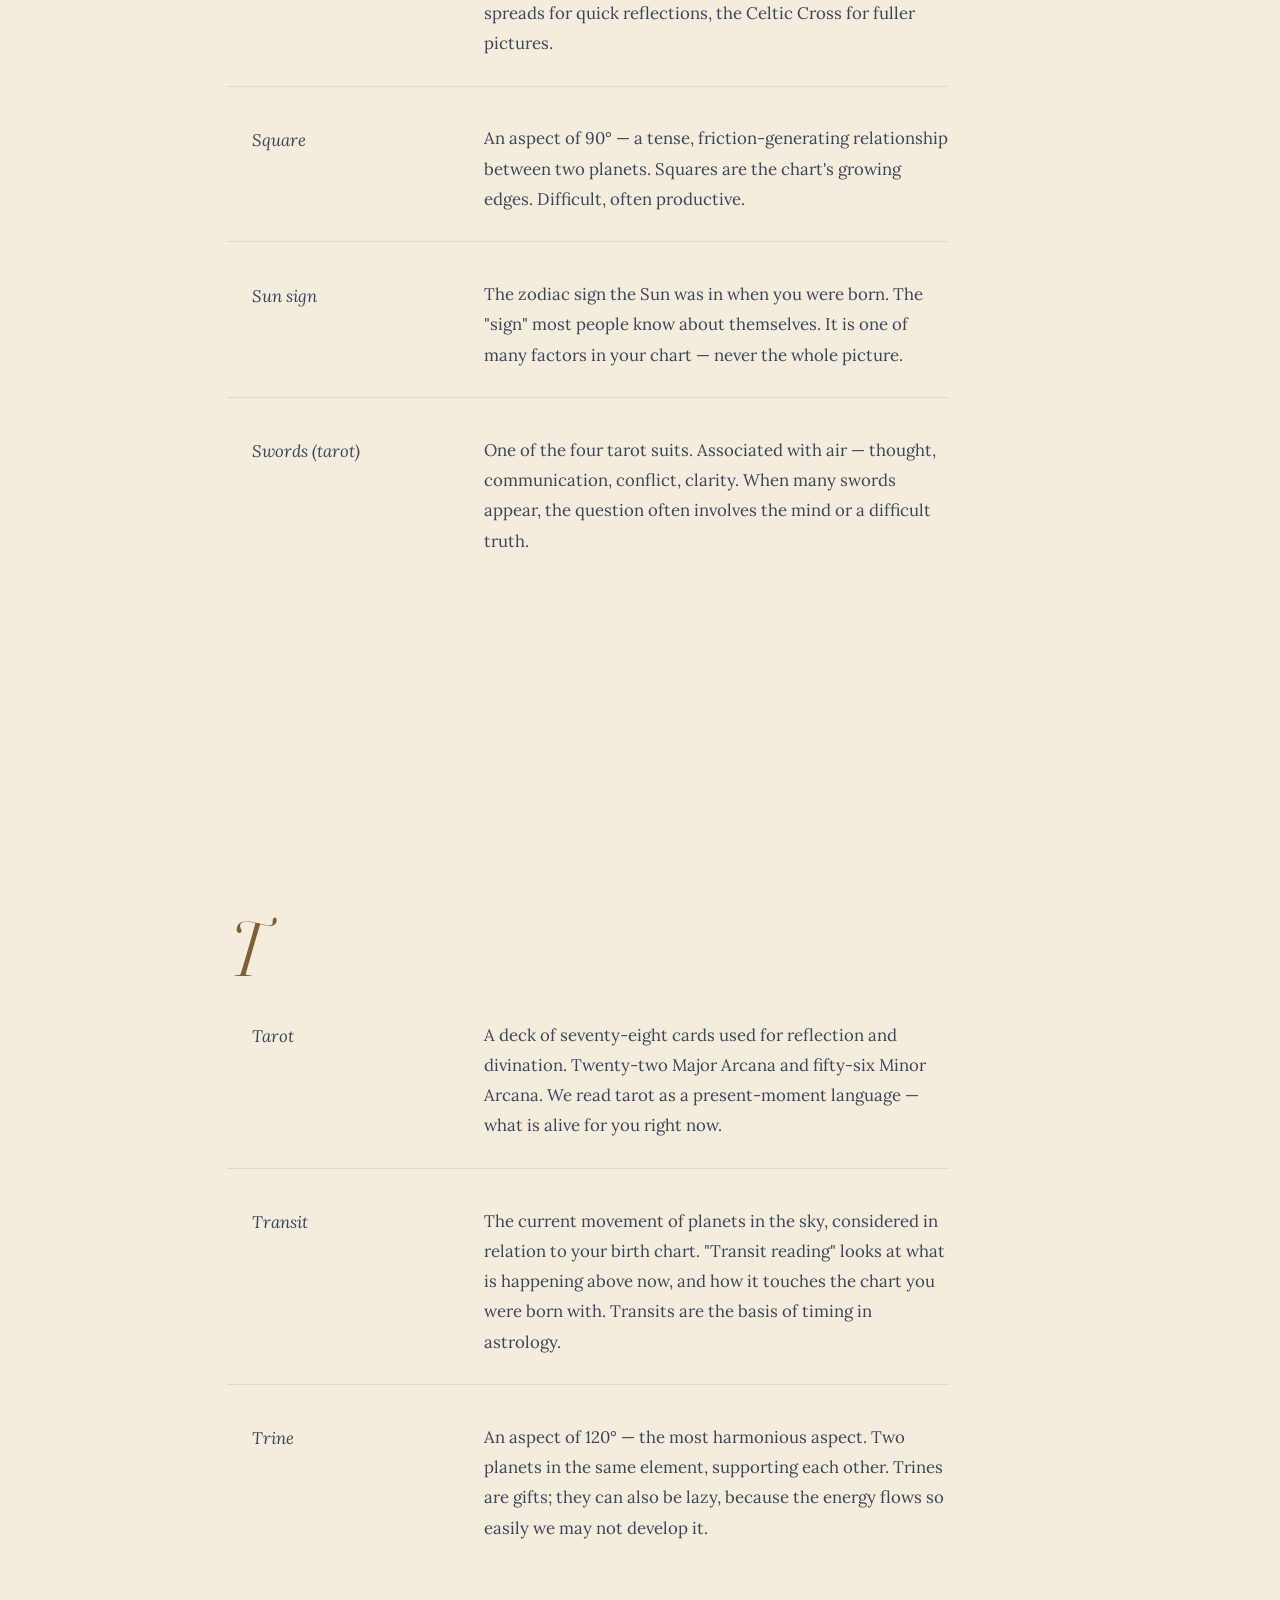
<file: vocabulary.html>
<!DOCTYPE html>
<html lang="en">
<head>
<meta charset="UTF-8">
<meta name="viewport" content="width=device-width, initial-scale=1.0">
<meta name="theme-color" content="#1A2438">
<title>Vocabulary — Star Life</title>
<meta name="description" content="A small glossary of astrology and tarot terms — written by Silva and Kamelia in plain language.">
<meta name="robots" content="index, follow">

<link rel="canonical" href="https://star-life.co/vocabulary.html">

<link rel="icon" type="image/svg+xml" href="assets/img/favicon.svg">

<link rel="preconnect" href="https://fonts.googleapis.com">
<link rel="preconnect" href="https://fonts.gstatic.com" crossorigin>
<link href="https://fonts.googleapis.com/css2?family=Fraunces:ital,opsz,wght@0,9..144,300;0,9..144,400;0,9..144,500;1,9..144,300;1,9..144,400;1,9..144,500&family=Lora:ital,wght@0,400;0,500;0,600;1,400&display=swap" rel="stylesheet">

<link rel="stylesheet" href="assets/css/style.css">
</head>
<body>

<a href="#main" class="skip-link">Skip to main content</a>

<header>
  <nav id="nav" aria-label="Primary">
    <a href="index.html" class="nav-logo" aria-label="Star Life — home">
      <em>Star</em><span class="star" aria-hidden="true">✦</span>Life
    </a>
    <button class="menu-toggle" id="menuToggle" aria-label="Open menu" aria-expanded="false" aria-controls="navLinks">
      <span aria-hidden="true"></span>
      <span aria-hidden="true"></span>
      <span aria-hidden="true"></span>
    </button>
    <ul class="nav-links" id="navLinks">
      <li><a href="index.html#why">Why Astrology</a></li>
      <li><a href="index.html#approach">Our Approach</a></li>
      <li><a href="index.html#services">Services</a></li>
      <li><a href="index.html#faq">FAQ</a></li>
      <li><a href="index.html#about">About Us</a></li>
      <li><a href="index.html#booking" class="nav-cta">Book an Intro Call</a></li>
    </ul>
  </nav>
</header>

<main id="main" class="subpage">
  <div class="subpage-container">

    <p class="subpage-eyebrow eyebrow">A small glossary</p>
    <h1 class="subpage-title">Astrology &amp; tarot, <em>defined.</em></h1>
    <p class="subpage-lead">
      The vocabulary we use most often, written for someone who has never opened a book on astrology. If a term you are looking for isn't here, please bring it to the intro call — we love these questions.
    </p>
    <p class="subpage-meta">Approximately fifty terms · A to Z</p>

    <!-- Sticky letter nav -->
    <nav class="vocab-nav" aria-label="Jump to letter">
      <a href="#a">A</a>
      <a href="#b">B</a>
      <a href="#c">C</a>
      <a href="#d">D</a>
      <a href="#e">E</a>
      <a href="#f">F</a>
      <a href="#h">H</a>
      <a href="#i">I</a>
      <a href="#j">J</a>
      <a href="#l">L</a>
      <a href="#m">M</a>
      <a href="#n">N</a>
      <a href="#o">O</a>
      <a href="#p">P</a>
      <a href="#r">R</a>
      <a href="#s">S</a>
      <a href="#t">T</a>
      <a href="#v">V</a>
      <a href="#w">W</a>
      <a href="#z">Z</a>
    </nav>

    <!-- ─── A ─── -->
    <section class="vocab-group" id="a">
      <h2 class="vocab-letter">A</h2>
      <ul class="vocab-entries">
        <li class="vocab-entry">
          <p class="vocab-term">Air signs</p>
          <p class="vocab-def">The element associated with intellect, communication, and ideas. Gemini, Libra, and Aquarius. People with strong air placements often live in their thinking.</p>
        </li>
        <li class="vocab-entry">
          <p class="vocab-term">Aspect</p>
          <p class="vocab-def">A geometric relationship between two planets in a chart — measured by the angle between them. Aspects are how the planets "speak" to each other. Common aspects include the <em>conjunction</em>, <em>sextile</em>, <em>square</em>, <em>trine</em>, and <em>opposition</em>.</p>
        </li>
        <li class="vocab-entry">
          <p class="vocab-term">Ascendant (or Rising sign)</p>
          <p class="vocab-def">The zodiac sign that was rising over the eastern horizon at the moment of your birth. It is calculated from your birth time and place. The Ascendant shapes how you appear to others and how you meet the world. Without an exact birth time, the Ascendant cannot be calculated precisely.</p>
        </li>
        <li class="vocab-entry">
          <p class="vocab-term">Astrocartography</p>
          <p class="vocab-def">A specialty of astrology that maps your chart onto the geography of the Earth — showing where on the planet certain planetary energies are strongest for you. Useful for considering moves, travel, or relocation.</p>
        </li>
      </ul>
    </section>

    <!-- ─── B ─── -->
    <section class="vocab-group" id="b">
      <h2 class="vocab-letter">B</h2>
      <ul class="vocab-entries">
        <li class="vocab-entry">
          <p class="vocab-term">Birth chart (or Natal chart)</p>
          <p class="vocab-def">A map of the sky at the exact moment and place of your birth, showing where every planet was and the relationships between them. Your birth chart is the foundation of every reading we offer. It belongs to no one but you.</p>
        </li>
      </ul>
    </section>

    <!-- ─── C ─── -->
    <section class="vocab-group" id="c">
      <h2 class="vocab-letter">C</h2>
      <ul class="vocab-entries">
        <li class="vocab-entry">
          <p class="vocab-term">Cardinal signs</p>
          <p class="vocab-def">Aries, Cancer, Libra, Capricorn. The signs that mark the beginning of each season. People with strong cardinal placements tend to be initiators — they start things.</p>
        </li>
        <li class="vocab-entry">
          <p class="vocab-term">Chart rectification</p>
          <p class="vocab-def">A technique for estimating a birth time when it is unknown, by working backward from significant life events. It is patient, painstaking work — not always exact, but often enough to give us useful angles.</p>
        </li>
        <li class="vocab-entry">
          <p class="vocab-term">Conjunction</p>
          <p class="vocab-def">An aspect of zero degrees — two planets sitting together in the same place. Their energies blend and amplify each other. The most powerful aspect.</p>
        </li>
        <li class="vocab-entry">
          <p class="vocab-term">Cups (tarot)</p>
          <p class="vocab-def">One of the four suits of the Minor Arcana. Associated with water, emotion, intuition, and relationships. When many cups appear in a reading, the question is usually a matter of the heart.</p>
        </li>
      </ul>
    </section>

    <!-- ─── D ─── -->
    <section class="vocab-group" id="d">
      <h2 class="vocab-letter">D</h2>
      <ul class="vocab-entries">
        <li class="vocab-entry">
          <p class="vocab-term">Degree</p>
          <p class="vocab-def">Each zodiac sign covers thirty degrees of the sky. A planet's exact position is described by sign and degree (e.g. "Venus at 14° Taurus"). Degrees matter for precise aspect calculations.</p>
        </li>
        <li class="vocab-entry">
          <p class="vocab-term">Descendant</p>
          <p class="vocab-def">The point opposite the Ascendant — what was setting in the west at your birth. It speaks to relationships, partnerships, and what we are drawn toward in others.</p>
        </li>
      </ul>
    </section>

    <!-- ─── E ─── -->
    <section class="vocab-group" id="e">
      <h2 class="vocab-letter">E</h2>
      <ul class="vocab-entries">
        <li class="vocab-entry">
          <p class="vocab-term">Earth signs</p>
          <p class="vocab-def">Taurus, Virgo, Capricorn. The element of the material, the practical, the grounded. Strong earth placements often bring steadiness and a love of the tangible.</p>
        </li>
        <li class="vocab-entry">
          <p class="vocab-term">Eclipse</p>
          <p class="vocab-def">When the Sun, Moon, and Earth align so that one shadows another. Solar eclipses (new moon) often coincide with sudden beginnings or revelations; lunar eclipses (full moon) often with culminations or endings. Eclipses are considered powerful and somewhat unpredictable.</p>
        </li>
        <li class="vocab-entry">
          <p class="vocab-term">Ephemeris</p>
          <p class="vocab-def">A reference table showing where each planet is in the sky on any given day. The traditional astrologer's almanac. Modern software has largely replaced the paper version, but the word remains.</p>
        </li>
      </ul>
    </section>

    <!-- ─── F ─── -->
    <section class="vocab-group" id="f">
      <h2 class="vocab-letter">F</h2>
      <ul class="vocab-entries">
        <li class="vocab-entry">
          <p class="vocab-term">Fire signs</p>
          <p class="vocab-def">Aries, Leo, Sagittarius. The element of energy, action, and passion. Strong fire placements often bring warmth, initiative, and the willingness to take a chance.</p>
        </li>
        <li class="vocab-entry">
          <p class="vocab-term">Fixed signs</p>
          <p class="vocab-def">Taurus, Leo, Scorpio, Aquarius. The signs that hold the middle of each season — and tend, in people, to hold their convictions. Persistence is a fixed gift.</p>
        </li>
      </ul>
    </section>

    <!-- ─── H ─── -->
    <section class="vocab-group" id="h">
      <h2 class="vocab-letter">H</h2>
      <ul class="vocab-entries">
        <li class="vocab-entry">
          <p class="vocab-term">House</p>
          <p class="vocab-def">The chart is divided into twelve houses, each representing an area of life — the first house is the self, the seventh is partnership, the tenth is career and public life, and so on. The houses are calculated from your exact birth time, which is why time matters.</p>
        </li>
        <li class="vocab-entry">
          <p class="vocab-term">House systems</p>
          <p class="vocab-def">Different mathematical methods for dividing the chart into houses. Placidus, Whole Sign, Koch, Equal — astrologers have preferences. We work with several and will explain which we have used in your reading.</p>
        </li>
      </ul>
    </section>

    <!-- ─── I ─── -->
    <section class="vocab-group" id="i">
      <h2 class="vocab-letter">I</h2>
      <ul class="vocab-entries">
        <li class="vocab-entry">
          <p class="vocab-term">IC (Imum Coeli)</p>
          <p class="vocab-def">"The bottom of the sky" — the lowest point of the chart, opposite the Midheaven. It speaks to roots, home, ancestry, and the private self. What you return to when no one is watching.</p>
        </li>
      </ul>
    </section>

    <!-- ─── J ─── -->
    <section class="vocab-group" id="j">
      <h2 class="vocab-letter">J</h2>
      <ul class="vocab-entries">
        <li class="vocab-entry">
          <p class="vocab-term">Jupiter</p>
          <p class="vocab-def">The planet of expansion, generosity, wisdom, and good fortune. Where Jupiter sits in your chart tends to be a place of natural abundance — and sometimes of overconfidence.</p>
        </li>
      </ul>
    </section>

    <!-- ─── L ─── -->
    <section class="vocab-group" id="l">
      <h2 class="vocab-letter">L</h2>
      <ul class="vocab-entries">
        <li class="vocab-entry">
          <p class="vocab-term">Lunar return</p>
          <p class="vocab-def">A chart drawn for the moment each month when the Moon returns to the exact position it occupied at your birth. Some astrologers read it as a forecast for the coming lunar month.</p>
        </li>
        <li class="vocab-entry">
          <p class="vocab-term">Luminaries</p>
          <p class="vocab-def">The Sun and the Moon. Technically not planets, but treated as the two most important bodies in any chart. They represent, broadly, the conscious self (Sun) and the inner emotional self (Moon).</p>
        </li>
      </ul>
    </section>

    <!-- ─── M ─── -->
    <section class="vocab-group" id="m">
      <h2 class="vocab-letter">M</h2>
      <ul class="vocab-entries">
        <li class="vocab-entry">
          <p class="vocab-term">Major Arcana</p>
          <p class="vocab-def">The twenty-two named, numbered cards of the tarot — The Fool, The Magician, The High Priestess, and so on. They speak to the deeper, more archetypal themes of a question.</p>
        </li>
        <li class="vocab-entry">
          <p class="vocab-term">Mars</p>
          <p class="vocab-def">The planet of action, drive, anger, and desire. Where Mars sits in your chart shows how you pursue what you want — and how you handle conflict.</p>
        </li>
        <li class="vocab-entry">
          <p class="vocab-term">Mercury</p>
          <p class="vocab-def">The planet of communication, thought, and exchange. Mercury describes how you take in information and how you express yourself.</p>
        </li>
        <li class="vocab-entry">
          <p class="vocab-term">Mercury retrograde</p>
          <p class="vocab-def">A period (three times a year, three weeks each) when Mercury appears to move backward from Earth's perspective. Often associated with miscommunication, technology hiccups, and the wisdom of pausing. Famously over-blamed, but worth noting.</p>
        </li>
        <li class="vocab-entry">
          <p class="vocab-term">Midheaven (MC)</p>
          <p class="vocab-def">"The top of the sky" — the highest point of your chart. It speaks to public life, career, reputation, and what you become known for. Calculated from your birth time and place.</p>
        </li>
        <li class="vocab-entry">
          <p class="vocab-term">Minor Arcana</p>
          <p class="vocab-def">The remaining fifty-six cards of the tarot, divided into four suits (cups, wands, swords, pentacles) numbered ace through ten plus four court cards. They speak to the practical and immediate.</p>
        </li>
        <li class="vocab-entry">
          <p class="vocab-term">Moon</p>
          <p class="vocab-def">In your chart, the Moon represents your inner emotional self — the part of you that is not always shown to others. Where the Moon sits often describes what you need to feel safe and held.</p>
        </li>
        <li class="vocab-entry">
          <p class="vocab-term">Mutable signs</p>
          <p class="vocab-def">Gemini, Virgo, Sagittarius, Pisces. The signs that close each season — and tend toward flexibility, adaptation, and change.</p>
        </li>
      </ul>
    </section>

    <!-- ─── N ─── -->
    <section class="vocab-group" id="n">
      <h2 class="vocab-letter">N</h2>
      <ul class="vocab-entries">
        <li class="vocab-entry">
          <p class="vocab-term">Neptune</p>
          <p class="vocab-def">The planet of dreams, imagination, intuition, and illusion. Where Neptune sits in your chart is where the boundary between self and world is thinnest — for better and for worse.</p>
        </li>
        <li class="vocab-entry">
          <p class="vocab-term">Nodes (Lunar Nodes)</p>
          <p class="vocab-def">Two points in the chart — the North Node and the South Node — that mark where the Moon's orbit crosses the ecliptic. Often read as indicators of soul-level direction: what you are growing toward (North) and what you are letting go of (South).</p>
        </li>
      </ul>
    </section>

    <!-- ─── O ─── -->
    <section class="vocab-group" id="o">
      <h2 class="vocab-letter">O</h2>
      <ul class="vocab-entries">
        <li class="vocab-entry">
          <p class="vocab-term">Opposition</p>
          <p class="vocab-def">An aspect of 180° — two planets directly across the chart from each other. Often experienced as tension or a polarity that needs to be reconciled.</p>
        </li>
        <li class="vocab-entry">
          <p class="vocab-term">Orb</p>
          <p class="vocab-def">The margin of allowance for an aspect to still be considered "in effect." A conjunction at 0° is exact; one within a few degrees still counts. Different astrologers use different orbs.</p>
        </li>
      </ul>
    </section>

    <!-- ─── P ─── -->
    <section class="vocab-group" id="p">
      <h2 class="vocab-letter">P</h2>
      <ul class="vocab-entries">
        <li class="vocab-entry">
          <p class="vocab-term">Pentacles (tarot)</p>
          <p class="vocab-def">One of the four tarot suits. Associated with earth — money, work, body, the material world. When many pentacles appear, the question is usually about resources or the tangible.</p>
        </li>
        <li class="vocab-entry">
          <p class="vocab-term">Pluto</p>
          <p class="vocab-def">The planet (still, in astrology) of transformation, power, the underworld, and what cannot be avoided. Pluto's transits are slow, deep, and life-changing.</p>
        </li>
        <li class="vocab-entry">
          <p class="vocab-term">Progressions</p>
          <p class="vocab-def">A technique for showing how a chart matures over time. Each day after birth corresponds, symbolically, to one year of life. Useful for spotting major internal shifts.</p>
        </li>
      </ul>
    </section>

    <!-- ─── R ─── -->
    <section class="vocab-group" id="r">
      <h2 class="vocab-letter">R</h2>
      <ul class="vocab-entries">
        <li class="vocab-entry">
          <p class="vocab-term">Retrograde</p>
          <p class="vocab-def">When a planet appears, from Earth's perspective, to move backward in the sky. All planets except the Sun and Moon go retrograde periodically. Retrograde periods often coincide with internal review, redoing, or reconsidering what that planet governs.</p>
        </li>
        <li class="vocab-entry">
          <p class="vocab-term">Rising sign</p>
          <p class="vocab-def">See <em>Ascendant.</em></p>
        </li>
      </ul>
    </section>

    <!-- ─── S ─── -->
    <section class="vocab-group" id="s">
      <h2 class="vocab-letter">S</h2>
      <ul class="vocab-entries">
        <li class="vocab-entry">
          <p class="vocab-term">Saturn</p>
          <p class="vocab-def">The planet of structure, discipline, time, and consequence. Saturn's lessons are not always comfortable but they are usually necessary. Saturn returns (around ages 29-30 and 58-60) are well-known milestones.</p>
        </li>
        <li class="vocab-entry">
          <p class="vocab-term">Sextile</p>
          <p class="vocab-def">An aspect of 60° — a gentle, supportive harmony between two planets. Easy energy, but it requires some effort to use.</p>
        </li>
        <li class="vocab-entry">
          <p class="vocab-term">Sidereal astrology</p>
          <p class="vocab-def">An alternative zodiac system used in Vedic and some Western astrology, based on the actual position of constellations rather than the seasonal tropical zodiac most Western astrologers use. Different starting point; different sign placements.</p>
        </li>
        <li class="vocab-entry">
          <p class="vocab-term">Spread (tarot)</p>
          <p class="vocab-def">The pattern in which tarot cards are laid out for a reading. Different spreads suit different questions — three-card spreads for quick reflections, the Celtic Cross for fuller pictures.</p>
        </li>
        <li class="vocab-entry">
          <p class="vocab-term">Square</p>
          <p class="vocab-def">An aspect of 90° — a tense, friction-generating relationship between two planets. Squares are the chart's growing edges. Difficult, often productive.</p>
        </li>
        <li class="vocab-entry">
          <p class="vocab-term">Sun sign</p>
          <p class="vocab-def">The zodiac sign the Sun was in when you were born. The "sign" most people know about themselves. It is one of many factors in your chart — never the whole picture.</p>
        </li>
        <li class="vocab-entry">
          <p class="vocab-term">Swords (tarot)</p>
          <p class="vocab-def">One of the four tarot suits. Associated with air — thought, communication, conflict, clarity. When many swords appear, the question often involves the mind or a difficult truth.</p>
        </li>
      </ul>
    </section>

    <!-- ─── T ─── -->
    <section class="vocab-group" id="t">
      <h2 class="vocab-letter">T</h2>
      <ul class="vocab-entries">
        <li class="vocab-entry">
          <p class="vocab-term">Tarot</p>
          <p class="vocab-def">A deck of seventy-eight cards used for reflection and divination. Twenty-two Major Arcana and fifty-six Minor Arcana. We read tarot as a present-moment language — what is alive for you right now.</p>
        </li>
        <li class="vocab-entry">
          <p class="vocab-term">Transit</p>
          <p class="vocab-def">The current movement of planets in the sky, considered in relation to your birth chart. "Transit reading" looks at what is happening above now, and how it touches the chart you were born with. Transits are the basis of timing in astrology.</p>
        </li>
        <li class="vocab-entry">
          <p class="vocab-term">Trine</p>
          <p class="vocab-def">An aspect of 120° — the most harmonious aspect. Two planets in the same element, supporting each other. Trines are gifts; they can also be lazy, because the energy flows so easily we may not develop it.</p>
        </li>
      </ul>
    </section>

    <!-- ─── V ─── -->
    <section class="vocab-group" id="v">
      <h2 class="vocab-letter">V</h2>
      <ul class="vocab-entries">
        <li class="vocab-entry">
          <p class="vocab-term">Venus</p>
          <p class="vocab-def">The planet of love, beauty, value, and pleasure. Where Venus sits in your chart describes what and whom you find beautiful — and how you express affection.</p>
        </li>
        <li class="vocab-entry">
          <p class="vocab-term">Void of course Moon</p>
          <p class="vocab-def">A period when the Moon is making no more major aspects before it changes signs. Traditionally considered a poor time to start something new — the action will, the old astrologers said, "come to nothing."</p>
        </li>
      </ul>
    </section>

    <!-- ─── W ─── -->
    <section class="vocab-group" id="w">
      <h2 class="vocab-letter">W</h2>
      <ul class="vocab-entries">
        <li class="vocab-entry">
          <p class="vocab-term">Wands (tarot)</p>
          <p class="vocab-def">One of the four tarot suits. Associated with fire — energy, creativity, action, drive. When many wands appear, the question often involves movement or new beginnings.</p>
        </li>
        <li class="vocab-entry">
          <p class="vocab-term">Water signs</p>
          <p class="vocab-def">Cancer, Scorpio, Pisces. The element of emotion, intuition, and depth. Strong water placements often feel deeply and read others well.</p>
        </li>
      </ul>
    </section>

    <!-- ─── Z ─── -->
    <section class="vocab-group" id="z">
      <h2 class="vocab-letter">Z</h2>
      <ul class="vocab-entries">
        <li class="vocab-entry">
          <p class="vocab-term">Zodiac</p>
          <p class="vocab-def">The band of sky through which the Sun, Moon, and planets appear to move — divided into twelve signs of thirty degrees each. The familiar names — Aries, Taurus, Gemini, and so on — name the signs, not the constellations directly behind them (in tropical astrology).</p>
        </li>
      </ul>
    </section>

    <a href="index.html" class="subpage-back">← Return to Star Life</a>
  </div>
</main>

<footer aria-labelledby="footer-heading">
  <h2 id="footer-heading" class="visually-hidden">Site footer</h2>
  <div class="footer-content">
    <div class="footer-top">
      <div class="footer-brand">
        <p class="footer-brand-name"><em>Star</em><span class="star" aria-hidden="true">✦</span>Life</p>
        <p class="footer-brand-tag">A small astrology practice by Silva and Kamelia. Guidance, written in the stars.</p>
      </div>

      <nav class="footer-col" aria-label="Practice">
        <h3>Practice</h3>
        <ul>
          <li><a href="index.html#why">Why Astrology</a></li>
          <li><a href="index.html#approach">Our Approach</a></li>
          <li><a href="index.html#faq">FAQ</a></li>
          <li><a href="vocabulary.html">Vocabulary</a></li>
          <li><a href="index.html#about">About Us</a></li>
        </ul>
      </nav>

      <nav class="footer-col" aria-label="Services">
        <h3>Services</h3>
        <ul>
          <li><a href="index.html#services">Birth Chart Reading</a></li>
          <li><a href="index.html#services">Consultations</a></li>
          <li><a href="index.html#services">Subscription</a></li>
          <li><a href="index.html#services">Tarot Reading</a></li>
          <li><a href="index.html#services">For Business</a></li>
        </ul>
      </nav>

      <nav class="footer-col" aria-label="Contact">
        <h3>Contact</h3>
        <ul>
          <li><a href="index.html#booking">Book an Intro Call</a></li>
          <li><a href="mailto:hello@star-life.co">hello@star-life.co</a></li>
          <li><a href="privacy.html">Privacy Policy</a></li>
        </ul>
      </nav>
    </div>

    <div class="footer-bottom">
      <p>© MMXXVI Star Life · <em>All rights reserved.</em></p>
      <p>Of the stars · <em>made with care</em></p>
    </div>
  </div>
</footer>

<script src="assets/js/main.js" defer></script>

</body>
</html>
</file>
<file: assets/css/style.css>
/* ═══════════════════════════════════════════════════════════
   STAR LIFE — STYLE.CSS
   A small astrology practice by Silva and Kamelia.
   ─────────────────────────────────────────────────────────── */

:root {
  /* Primary palette — Little Prince inspired */
  --night: #1A2438;
  --night-deep: #0F1626;
  --cream: #F4ECDC;
  --cream-soft: #FAF4E6;

  /* Gold tones — accent only; AA-compliant variant for text */
  --gold: #C9A77A;          /* decorative italic & headlines */
  --gold-deep: #7E5F38;     /* AA-Normal on cream (4.99:1) for body text & links */
  --gold-on-night: #D4B58A; /* AA-compliant on night */

  --rose: #D4A29A;
  --sky: #A8B8C8;

  /* Text tones — pre-baked from opacity values for testable contrast */
  --ink: #1A2438;
  --ink-soft: #3B4558;      /* ~75% effective opacity, AA on cream */
  --ink-quiet: #5A6478;     /* secondary text — still AA on cream */
  --cream-quiet: #D9D0BC;   /* secondary text on night — AA */

  --border-soft: rgba(26, 36, 56, 0.12);
  --border-strong: rgba(26, 36, 56, 0.18);
  --border-night: rgba(244, 236, 220, 0.18);

  --maxw: 1280px;
  --pad-x: 3rem;
  --pad-x-sm: 1.5rem;
}

/* ─── RESET ─── */
*, *::before, *::after { margin: 0; padding: 0; box-sizing: border-box; }
html { scroll-behavior: smooth; }

@media (prefers-reduced-motion: reduce) {
  html { scroll-behavior: auto; }
  *, *::before, *::after {
    animation-duration: 0.01ms !important;
    animation-iteration-count: 1 !important;
    transition-duration: 0.01ms !important;
    scroll-behavior: auto !important;
  }
}

body {
  font-family: 'Lora', Georgia, serif;
  background: var(--cream);
  color: var(--ink);
  font-weight: 400;
  line-height: 1.7;
  -webkit-font-smoothing: antialiased;
  -moz-osx-font-smoothing: grayscale;
  overflow-x: hidden;
}

::selection { background: var(--gold); color: var(--cream); }

/* WCAG: visible focus on all interactive elements */
a:focus-visible,
button:focus-visible,
input:focus-visible,
select:focus-visible,
textarea:focus-visible,
iframe:focus-visible,
[tabindex]:focus-visible {
  outline: 2px solid var(--gold-deep);
  outline-offset: 3px;
  border-radius: 2px;
}

/* ─── SKIP LINK (WCAG) ─── */
.skip-link {
  position: absolute;
  top: -100px;
  left: 1rem;
  background: var(--night);
  color: var(--cream);
  padding: 0.75rem 1.25rem;
  text-decoration: none;
  font-family: 'Fraunces', serif;
  font-size: 0.85rem;
  letter-spacing: 0.1em;
  z-index: 1000;
  transition: top 0.2s ease;
}
.skip-link:focus { top: 1rem; }

.visually-hidden {
  position: absolute;
  width: 1px; height: 1px;
  padding: 0; margin: -1px;
  overflow: hidden; clip: rect(0,0,0,0);
  white-space: nowrap; border: 0;
}

/* ─── NAVIGATION ─── */
#nav {
  position: fixed;
  top: 0; left: 0; right: 0;
  padding: 1.4rem 3rem;
  display: flex;
  justify-content: space-between;
  align-items: center;
  z-index: 100;
  background: rgba(244, 236, 220, 0.88);
  backdrop-filter: blur(12px);
  -webkit-backdrop-filter: blur(12px);
  border-bottom: 1px solid var(--border-soft);
  transition: padding 0.4s ease, background 0.4s ease;
}
#nav.scrolled {
  padding: 1rem 3rem;
  background: rgba(244, 236, 220, 0.96);
}

.nav-logo {
  font-family: 'Fraunces', serif;
  font-style: italic;
  font-weight: 300;
  font-size: 1.4rem;
  letter-spacing: -0.02em;
  color: var(--ink);
  text-decoration: none;
  display: inline-flex;
  align-items: center;
  gap: 0.35rem;
  line-height: 1;
}
.nav-logo em { color: var(--gold-deep); font-style: italic; }
.nav-logo .star {
  width: 1.1em;
  height: 1.1em;
  object-fit: contain;
  display: inline-block;
  flex-shrink: 0;
  transform: translateY(-0.05em);
}

.nav-links {
  display: flex;
  gap: 2.5rem;
  list-style: none;
  align-items: center;
}
.nav-links a {
  font-family: 'Fraunces', serif;
  font-size: 0.75rem;
  letter-spacing: 0.2em;
  text-transform: uppercase;
  color: var(--ink);
  text-decoration: none;
  transition: color 0.3s;
}
.nav-links a:hover,
.nav-links a:focus-visible { color: var(--gold-deep); }

.nav-cta {
  padding: 0.7rem 1.5rem;
  background: var(--night);
  color: var(--cream) !important;
  transition: background 0.3s;
}
.nav-cta:hover,
.nav-cta:focus-visible {
  background: var(--gold-deep);
  color: var(--cream) !important;
}

.menu-toggle {
  display: none;
  background: transparent;
  border: 1px solid var(--border-strong);
  width: 44px; height: 44px;
  cursor: pointer;
  padding: 0;
  flex-direction: column;
  gap: 4px;
  align-items: center;
  justify-content: center;
}
.menu-toggle span {
  display: block;
  width: 18px; height: 1.5px;
  background: var(--ink);
  transition: transform 0.3s, opacity 0.3s;
}

/* ─── CONTAINER ─── */
.container {
  max-width: var(--maxw);
  margin: 0 auto;
  padding: 0 var(--pad-x);
}

section { padding: 8rem 0; position: relative; }

/* ─── SHARED TYPE ─── */
.eyebrow {
  font-family: 'Fraunces', serif;
  font-size: 0.7rem;
  letter-spacing: 0.4em;
  text-transform: uppercase;
  color: var(--ink-quiet);
  display: inline-flex;
  align-items: center;
  gap: 0.8rem;
}
.eyebrow::before {
  content: "";
  display: inline-block;
  width: 24px; height: 1px;
  background: currentColor;
}

.section-num {
  font-family: 'Fraunces', serif;
  font-style: italic;
  font-weight: 300;
  font-size: 0.85rem;
  color: var(--ink-quiet);
  letter-spacing: 0.05em;
}
.section-num-light { color: var(--cream-quiet); }

.section-head {
  display: flex;
  align-items: baseline;
  gap: 2rem;
  margin-bottom: 4rem;
  padding-bottom: 1.5rem;
  border-bottom: 1px solid var(--border-strong);
}
.section-head-title {
  font-family: 'Fraunces', serif;
  font-weight: 300;
  font-size: clamp(1.8rem, 3vw, 2.4rem);
  letter-spacing: -0.01em;
  line-height: 1.1;
  color: var(--ink);
}
.section-head-title em {
  font-style: italic;
  color: var(--gold-deep);
}
.section-head-light { color: var(--cream); }
.section-head-light em { color: var(--gold-on-night); }

/* ─── BUTTONS ─── */
.btn {
  display: inline-block;
  padding: 1rem 2.4rem;
  font-family: 'Fraunces', serif;
  font-size: 0.75rem;
  letter-spacing: 0.3em;
  text-transform: uppercase;
  text-decoration: none;
  color: var(--cream);
  background: var(--night);
  border: 1px solid var(--night);
  transition: background 0.4s ease, border-color 0.4s ease, color 0.4s ease;
  cursor: pointer;
}
.btn:hover,
.btn:focus-visible {
  background: var(--gold-deep);
  border-color: var(--gold-deep);
}
.btn.outline {
  background: transparent;
  color: var(--ink);
  border-color: var(--ink);
}
.btn.outline:hover,
.btn.outline:focus-visible {
  background: var(--night);
  color: var(--cream);
}
.btn.gold {
  background: var(--gold-deep);
  border-color: var(--gold-deep);
  color: var(--cream);
}
.btn.gold:hover,
.btn.gold:focus-visible {
  background: var(--night);
  border-color: var(--night);
}

/* ─── HERO ─── */
.hero {
  min-height: 100vh;
  padding: 7rem 3rem 6rem;
  display: flex;
  flex-direction: column;
  justify-content: flex-end;
  position: relative;
  background:
    radial-gradient(ellipse at 75% 25%, rgba(201, 167, 122, 0.12), transparent 55%),
    radial-gradient(ellipse at 15% 85%, rgba(168, 184, 200, 0.10), transparent 55%),
    var(--cream);
  overflow: hidden;
}

.hero-content {
  position: relative;
  z-index: 2;
  max-width: var(--maxw);
  margin: 0 auto auto;
  padding-top: 4rem;
  padding-bottom: 6rem;
  width: 100%;
  /* On desktop/tablet-landscape the text takes the left ~58%, leaving room
     for the universe illustration on the right */
}

@media (min-width: 1100px) {
  .hero-content {
    /* Text column generous enough to keep the headline's 4-line rhythm */
    max-width: min(50%, 640px);
    margin-left: max(3rem, calc((100% - var(--maxw)) / 2));
    margin-right: 0;
  }
}

/* The celestial universe illustration anchoring the right side of the hero.
   Sized to feel like a peer to the text block — not a background ornament.
   Size: +25% over original (540 → 675px). Opacity: +20% (0.55 → 0.66). */
.hero-universe {
  position: absolute;
  top: 50%;
  /* Anchored to the right gutter — mirrors the left margin on the text side */
  right: max(3rem, calc((100% - var(--maxw)) / 2));
  /* Fits alongside the 50% text column with a small breathing gap */
  width: min(43%, 675px);
  aspect-ratio: 3 / 4;
  transform: translateY(-50%);
  z-index: 2;
  pointer-events: none;
  opacity: 0;
  will-change: opacity;
}
.hero-universe img {
  width: 100%;
  height: 100%;
  display: block;
  object-fit: contain;
  /* Slightly stronger presence — reads as part of the composition, not the background */
  opacity: 0.66;
}

/* Below desktop the universe sits behind the text at reduced opacity,
   shifted to the right edge — text reflows back to full width */
@media (max-width: 1099px) {
  .hero-universe {
    right: -15%;
    width: min(70vw, 500px);
    z-index: 1;
  }
  .hero-universe img { opacity: 0.22; }
}

@media (max-width: 640px) {
  .hero-universe { display: none; }
}

.star-field {
  position: absolute;
  inset: 0;
  pointer-events: none;
  z-index: 1;
}
.star-field .star {
  position: absolute;
  width: 2px; height: 2px;
  background: var(--gold);
  border-radius: 50%;
  opacity: 0;
}

.hero-eyebrow {
  margin-bottom: 3rem;
  opacity: 0;
}

.hero-title {
  font-family: 'Fraunces', serif;
  font-weight: 300;
  font-size: clamp(3rem, 7.5vw, 7rem);
  line-height: 0.98;
  letter-spacing: -0.025em;
  font-variation-settings: "opsz" 144;
  margin-bottom: 3rem;
  max-width: 1100px;
  color: var(--ink);
}
.hero-title em { font-style: italic; color: var(--gold-deep); }
.hero-title .line { display: block; overflow: hidden; }
.hero-title .line-inner {
  display: block;
  transform: translateY(110%);
}

.hero-sub {
  font-family: 'Fraunces', serif;
  font-style: italic;
  font-weight: 300;
  font-size: clamp(1.2rem, 1.8vw, 1.5rem);
  line-height: 1.5;
  max-width: 620px;
  color: var(--ink-soft);
  opacity: 0;
  margin-bottom: 3rem;
}

.hero-cta {
  display: flex;
  gap: 1.2rem;
  flex-wrap: wrap;
  opacity: 0;
}

.hero-meta {
  position: absolute;
  bottom: 3rem;
  left: 3rem;
  right: 3rem;
  display: flex;
  justify-content: space-between;
  align-items: flex-end;
  z-index: 2;
  opacity: 0;
}
.hero-meta-item {
  font-family: 'Fraunces', serif;
  font-size: 0.7rem;
  letter-spacing: 0.3em;
  text-transform: uppercase;
  color: var(--ink-quiet);
}
.hero-meta-right { text-align: right; }
.hero-meta-item .italic {
  display: block;
  font-style: italic;
  text-transform: none;
  letter-spacing: 0.02em;
  font-size: 0.95rem;
  color: var(--ink-soft);
  margin-top: 0.4rem;
}

.hero-scroll {
  position: absolute;
  bottom: 3rem;
  left: 50%;
  transform: translateX(-50%);
  display: flex;
  flex-direction: column;
  align-items: center;
  gap: 0.8rem;
  color: var(--ink-soft);
}
.hero-scroll-line {
  width: 1px;
  height: 50px;
  background: currentColor;
  animation: scrollLine 2s ease-in-out infinite;
}
@keyframes scrollLine {
  0%, 100% { opacity: 0.3; transform: scaleY(1); }
  50% { opacity: 1; transform: scaleY(1.2); }
}
.hero-scroll-text {
  font-family: 'Fraunces', serif;
  font-size: 0.65rem;
  letter-spacing: 0.3em;
  text-transform: uppercase;
}

/* ─── WHY ASTROLOGY ─── */
.why { background: var(--cream); }

.why-lead {
  font-family: 'Fraunces', serif;
  font-style: italic;
  font-weight: 300;
  font-size: clamp(1.8rem, 3.8vw, 3rem);
  line-height: 1.2;
  letter-spacing: -0.015em;
  max-width: 1000px;
  margin-bottom: 4rem;
  font-variation-settings: "opsz" 144;
  color: var(--ink);
}
.why-lead em { color: var(--gold-deep); }
.why-lead .quote-mark {
  font-family: 'Fraunces', serif;
  font-style: italic;
  font-size: 1.4em;
  line-height: 0;
  color: var(--gold-deep);
  vertical-align: -0.25em;
  margin-right: 0.1em;
}
.why-lead-small { font-size: clamp(1.4rem, 2.6vw, 2rem); margin-bottom: 4rem; }

.why-grid {
  display: grid;
  grid-template-columns: 200px 1fr;
  gap: 4rem;
  max-width: 1100px;
}
.why-label {
  font-family: 'Fraunces', serif;
  font-size: 0.7rem;
  letter-spacing: 0.25em;
  text-transform: uppercase;
  color: var(--ink-quiet);
  padding-top: 0.5rem;
}
.why-text {
  font-size: 1.1rem;
  line-height: 1.8;
  max-width: 680px;
  color: var(--ink-soft);
}
.why-text + .why-text { margin-top: 1.4rem; }
.why-text em {
  font-family: 'Fraunces', serif;
  font-style: italic;
  color: var(--gold-deep);
}

/* ─── APPROACH (dark) ─── */
.approach {
  background: var(--night);
  color: var(--cream);
  position: relative;
  overflow: hidden;
  z-index: 1;
  isolation: isolate;
}
.approach::before {
  content: "";
  position: absolute;
  inset: 0;
  background:
    radial-gradient(ellipse at 70% 30%, rgba(201, 167, 122, 0.14), transparent 55%),
    radial-gradient(ellipse at 15% 85%, rgba(244, 236, 220, 0.06), transparent 50%);
  pointer-events: none;
}
.approach-stars {
  position: absolute;
  inset: 0;
  pointer-events: none;
}
.approach-stars .pstar {
  position: absolute;
  width: 1.5px; height: 1.5px;
  background: var(--gold-on-night);
  border-radius: 50%;
  opacity: 0.5;
}

/* Wreath — anchored at the top center of the section, cropped to roughly half-size
   so the bottom hemisphere arcs down into the section like a rising/setting sun.
   Centering uses left + margin (not transform) so GSAP can manage opacity without
   conflict. The image is pulled up by half its height via margin-top. */
.approach-wreath {
  position: absolute;
  top: 0;
  /* Center horizontally: left:50% + negative margin-left of half the width */
  left: 50%;
  width: min(70vw, 760px);
  margin-left: calc(min(70vw, 760px) / -2);
  /* Pull up by half the height — only the bottom hemisphere stays visible */
  margin-top: calc(min(70vw, 760px) / -2);
  aspect-ratio: 1 / 1;
  pointer-events: none;
  z-index: 0;
  opacity: 0;
  will-change: opacity;
}
.approach-wreath img {
  width: 100%;
  height: 100%;
  display: block;
  opacity: 0.16;
  /* 2× slower rotation (was 240s, now 480s) — even more imperceptible */
  animation: approach-wreath-rotate 480s linear infinite;
}

@keyframes approach-wreath-rotate {
  from { transform: rotate(0deg); }
  to { transform: rotate(-360deg); }
}

@media (prefers-reduced-motion: reduce) {
  .approach-wreath img { animation: none; }
}

.approach .container { position: relative; z-index: 1; }
.approach .section-head { border-bottom-color: var(--border-night); }

.approach-lead {
  font-family: 'Fraunces', serif;
  font-weight: 300;
  font-size: clamp(2rem, 4.2vw, 3.2rem);
  line-height: 1.15;
  letter-spacing: -0.02em;
  max-width: 1000px;
  margin-bottom: 5rem;
  color: var(--cream);
}
.approach-lead em { font-style: italic; color: var(--gold-on-night); }

.approach-steps {
  list-style: none;
  display: grid;
  grid-template-columns: repeat(4, 1fr);
  gap: 0;
  border-top: 1px solid var(--border-night);
}
.approach-step {
  padding: 3rem 2rem 3rem 0;
  border-right: 1px solid var(--border-night);
  border-bottom: 1px solid var(--border-night);
}
.approach-step:last-child { border-right: none; }
.approach-step:not(:first-child) { padding-left: 2rem; }

.approach-step-num {
  font-family: 'Fraunces', serif;
  font-style: italic;
  font-weight: 300;
  font-size: 0.85rem;
  color: var(--gold-on-night);
  margin-bottom: 1.5rem;
  display: block;
}
.approach-step-title {
  font-family: 'Fraunces', serif;
  font-weight: 400;
  font-size: 1.4rem;
  line-height: 1.2;
  margin-bottom: 1rem;
  color: var(--cream);
}
.approach-step-title em {
  font-style: italic;
  color: var(--gold-on-night);
}
.approach-step-text {
  font-size: 0.95rem;
  line-height: 1.7;
  color: var(--cream-quiet);
}

.approach-tools {
  margin-top: 4rem;
  padding-top: 3rem;
  border-top: 1px solid var(--border-night);
  display: grid;
  grid-template-columns: 200px 1fr;
  gap: 4rem;
  max-width: 1100px;
}
.approach-tools-label {
  font-family: 'Fraunces', serif;
  font-size: 0.7rem;
  letter-spacing: 0.25em;
  text-transform: uppercase;
  color: var(--cream-quiet);
  padding-top: 0.5rem;
}
.approach-tools-text {
  font-size: 1.05rem;
  line-height: 1.8;
  max-width: 680px;
  color: var(--cream);
}
.approach-tools-text em {
  font-family: 'Fraunces', serif;
  font-style: italic;
  color: var(--gold-on-night);
}

/* ─── STATS ─── */
.stats { background: var(--cream-soft); padding: 6rem 0; }

.stats-grid {
  display: grid;
  grid-template-columns: repeat(3, 1fr);
  border-top: 1px solid var(--border-strong);
  border-bottom: 1px solid var(--border-strong);
}
.stat {
  padding: 4rem 2rem;
  text-align: center;
  border-right: 1px solid var(--border-strong);
}
.stat:last-child { border-right: none; }

.stat-number {
  font-family: 'Fraunces', serif;
  font-weight: 300;
  font-size: clamp(3rem, 6vw, 5rem);
  line-height: 1;
  color: var(--ink);
  margin-bottom: 0.5rem;
  font-variation-settings: "opsz" 144;
}
.stat-number em { font-style: italic; color: var(--gold-deep); }
.stat-label {
  font-family: 'Fraunces', serif;
  font-style: italic;
  font-size: 1rem;
  color: var(--ink-soft);
  line-height: 1.4;
}

/* ─── SERVICES ─── */
.services { background: var(--cream); }

.services-grid {
  display: grid;
  grid-template-columns: repeat(2, 1fr);
  gap: 1.5rem;
}

.service {
  padding: 2.8rem;
  background: var(--cream-soft);
  border: 1px solid var(--border-soft);
  display: flex;
  flex-direction: column;
  transition: background 0.5s, border-color 0.5s, transform 0.5s;
  position: relative;
  overflow: hidden;
}
.service::before {
  content: "";
  position: absolute;
  top: 0; left: 0; right: 0;
  height: 1px;
  background: var(--gold-deep);
  transform: scaleX(0);
  transform-origin: left;
  transition: transform 0.6s ease;
}
.service:hover,
.service:focus-within {
  background: var(--cream);
  border-color: var(--gold-deep);
  transform: translateY(-4px);
}
.service:hover::before,
.service:focus-within::before { transform: scaleX(1); }

.service-num {
  font-family: 'Fraunces', serif;
  font-style: italic;
  font-size: 0.85rem;
  color: var(--gold-deep);
  margin-bottom: 1.2rem;
  display: block;
}
.service-title {
  font-family: 'Fraunces', serif;
  font-weight: 300;
  font-size: 1.8rem;
  line-height: 1.15;
  margin-bottom: 0.6rem;
  letter-spacing: -0.01em;
  color: var(--ink);
}
.service-title em { font-style: italic; color: var(--gold-deep); }

.service-duration {
  font-family: 'Fraunces', serif;
  font-style: italic;
  font-size: 0.9rem;
  color: var(--ink-quiet);
  margin-bottom: 1.5rem;
}
.service-desc {
  font-size: 1rem;
  line-height: 1.75;
  color: var(--ink-soft);
  margin-bottom: 2rem;
  flex: 1;
}
.service-footer {
  display: flex;
  justify-content: space-between;
  align-items: baseline;
  padding-top: 1.5rem;
  border-top: 1px solid var(--border-soft);
  gap: 1rem;
  flex-wrap: wrap;
}
.service-price {
  font-family: 'Fraunces', serif;
  font-size: 1.3rem;
  color: var(--ink);
}
.service-price em { font-style: italic; color: var(--gold-deep); }
.service-price .small {
  font-size: 0.9rem;
  color: var(--ink-quiet);
  font-style: italic;
}
.service-link {
  font-family: 'Fraunces', serif;
  font-size: 0.7rem;
  letter-spacing: 0.3em;
  text-transform: uppercase;
  color: var(--ink);
  text-decoration: none;
  transition: color 0.3s;
}
.service-link:hover,
.service-link:focus-visible { color: var(--gold-deep); }
.service-link:hover span,
.service-link:focus-visible span {
  margin-left: 4px;
  transition: margin-left 0.3s;
}

.service.featured {
  grid-column: 1 / -1;
  background: var(--night);
  color: var(--cream);
  border-color: var(--night);
}
.service.featured:hover,
.service.featured:focus-within {
  background: var(--night-deep);
  border-color: var(--gold-on-night);
}
.service.featured .service-title { color: var(--cream); }
.service.featured .service-title em { color: var(--gold-on-night); }
.service.featured .service-duration { color: var(--cream-quiet); }
.service.featured .service-desc { color: var(--cream-quiet); }
.service.featured .service-footer { border-top-color: var(--border-night); }
.service.featured .service-price { color: var(--cream); }
.service.featured .service-price em { color: var(--gold-on-night); }
.service.featured .service-price .small { color: var(--cream-quiet); }
.service.featured .service-link { color: var(--cream); }
.service.featured .service-link:hover,
.service.featured .service-link:focus-visible { color: var(--gold-on-night); }

.service-virtual {
  margin-top: 2rem;
  padding: 1.5rem;
  background: var(--cream-soft);
  border-left: 2px solid var(--gold-deep);
  font-family: 'Fraunces', serif;
  font-style: italic;
  font-size: 0.95rem;
  line-height: 1.5;
  color: var(--ink-soft);
  max-width: 720px;
}

/* ─── PROCESSES ─── */
.processes { background: var(--cream-soft); }

.processes-grid {
  display: grid;
  grid-template-columns: 1fr 1fr;
  border: 1px solid var(--border-strong);
}
.process {
  padding: 3.5rem 3rem;
  position: relative;
}
.process:first-child { border-right: 1px solid var(--border-strong); }

.process-tag {
  font-family: 'Fraunces', serif;
  font-style: italic;
  font-size: 0.85rem;
  color: var(--gold-deep);
  margin-bottom: 0.5rem;
}
.process-title {
  font-family: 'Fraunces', serif;
  font-weight: 300;
  font-size: 2rem;
  line-height: 1.1;
  margin-bottom: 2rem;
  letter-spacing: -0.01em;
  color: var(--ink);
}
.process-title em { font-style: italic; color: var(--gold-deep); }

.process-flow {
  list-style: none;
  margin-top: 2rem;
  counter-reset: step;
}
.process-flow li {
  padding: 1.2rem 0 1.2rem 2.5rem;
  border-bottom: 1px dotted var(--border-strong);
  position: relative;
  font-size: 0.98rem;
  line-height: 1.6;
  color: var(--ink-soft);
}
.process-flow li:last-child { border-bottom: none; }
.process-flow li::before {
  content: counter(step);
  counter-increment: step;
  position: absolute;
  left: 0;
  top: 1.2rem;
  font-family: 'Fraunces', serif;
  font-style: italic;
  font-size: 0.95rem;
  color: var(--gold-deep);
  width: 1.8rem;
}
.process-flow li strong {
  font-family: 'Fraunces', serif;
  font-weight: 400;
  font-style: italic;
  color: var(--ink);
  display: block;
  margin-bottom: 0.2rem;
}

/* ─── THE PRINCE (Little Prince quote) ─── */
.prince {
  background: var(--night);
  color: var(--cream);
  text-align: center;
  padding: 11rem 3rem;
  position: relative;
  overflow: hidden;
  isolation: isolate;
}
.prince::before {
  content: "";
  position: absolute;
  inset: 0;
  background:
    radial-gradient(ellipse at 50% 30%, rgba(201, 167, 122, 0.18), transparent 55%),
    radial-gradient(ellipse at 80% 80%, rgba(168, 184, 200, 0.08), transparent 60%);
  pointer-events: none;
  z-index: -1;
}

/* Drifting starfield specific to the prince section */
.prince-stars {
  position: absolute;
  inset: 0;
  pointer-events: none;
  z-index: 0;
}
.prince-stars .ps {
  position: absolute;
  border-radius: 50%;
  background: var(--gold-on-night);
  opacity: 0;
}
.prince-stars .ps.bright {
  box-shadow: 0 0 6px 1px rgba(212, 181, 138, 0.5);
}

/* Mandala — sits behind the quote, very low opacity, slowly rotating.
   The wrapper's transform is fully managed by GSAP (entry scale, scroll parallax).
   The inner <img> handles the continuous rotation in CSS so the two animations don't conflict. */
.prince-mandala {
  position: absolute;
  top: 50%;
  left: 50%;
  width: min(75vw, 760px);
  aspect-ratio: 1 / 1;
  margin-top: calc(min(75vw, 760px) / -2);
  margin-left: calc(min(75vw, 760px) / -2);
  pointer-events: none;
  z-index: 0;
  opacity: 0;
  will-change: transform, opacity;
}
.prince-mandala img {
  width: 100%;
  height: 100%;
  display: block;
  opacity: 0.18;
  /* Slow, almost imperceptible rotation */
  animation: prince-mandala-rotate 180s linear infinite;
}

@keyframes prince-mandala-rotate {
  from { transform: rotate(0deg); }
  to { transform: rotate(360deg); }
}

@media (prefers-reduced-motion: reduce) {
  .prince-mandala img { animation: none; }
}

.prince .container {
  position: relative;
  z-index: 1;
  max-width: 1100px;
}

.prince-eyebrow {
  margin-bottom: 3rem;
  color: var(--gold-on-night);
  justify-content: center;
  display: inline-flex;
}
.prince-eyebrow::before { background: var(--gold-on-night); }

.prince-quote {
  font-family: 'Fraunces', serif;
  font-weight: 300;
  font-size: clamp(1.6rem, 3.4vw, 2.9rem);
  line-height: 1.35;
  letter-spacing: -0.015em;
  max-width: 1000px;
  margin: 0 auto;
  color: var(--cream);
  font-variation-settings: "opsz" 144;
}

.prince-line {
  display: block;
  margin: 0 0 0.6em;
  /* allow flex wrap of word spans for staggered reveal */
}
.prince-line:last-child { margin-bottom: 0; }

/* Smaller body lines, larger emphasis line */
.prince-line-2 {
  font-style: italic;
  font-size: 1.15em;
  margin: 1.2em 0;
}

.prince-line-3 {
  font-size: 0.95em;
  color: var(--cream-quiet);
  margin-top: 1.4em;
}

/* Each word is its own span — initial state hidden, animated by GSAP */
.prince-word {
  display: inline-block;
  opacity: 0;
  transform: translateY(20px);
  margin-right: 0.22em;
  white-space: nowrap;
}

/* "Guides" — the operative word */
.prince-emph em {
  font-style: italic;
  color: var(--gold-on-night);
  position: relative;
  display: inline-block;
}
.prince-emph em::after {
  content: "";
  position: absolute;
  left: 0;
  right: 0;
  bottom: -0.12em;
  height: 1px;
  background: var(--gold-on-night);
  transform: scaleX(0);
  transform-origin: left;
  transition: transform 0.9s cubic-bezier(0.25, 0.1, 0.25, 1) 0.4s;
}
.prince-emph.in-view em::after {
  transform: scaleX(1);
}

.prince-attr {
  font-family: 'Fraunces', serif;
  font-size: 0.78rem;
  letter-spacing: 0.32em;
  text-transform: uppercase;
  color: var(--cream-quiet);
  margin-top: 3.5rem;
  opacity: 0;
  transform: translateY(10px);
}
.prince-attr em {
  font-style: italic;
  text-transform: none;
  letter-spacing: 0.04em;
  font-size: 1rem;
  color: var(--cream);
  margin-left: 0.4em;
}

/* ─── ETHICS ─── */
.ethics { background: var(--cream); text-align: center; }

.ethics-mark {
  font-family: 'Fraunces', serif;
  font-style: italic;
  font-size: 2.5rem;
  color: var(--gold-deep);
  margin-bottom: 1.5rem;
  line-height: 1;
}
.ethics-title {
  font-family: 'Fraunces', serif;
  font-weight: 300;
  font-size: clamp(1.8rem, 3.5vw, 2.6rem);
  line-height: 1.2;
  letter-spacing: -0.015em;
  margin-bottom: 2rem;
  max-width: 800px;
  margin-left: auto;
  margin-right: auto;
  color: var(--ink);
}
.ethics-title em { font-style: italic; color: var(--gold-deep); }

.ethics-text {
  font-family: 'Fraunces', serif;
  font-style: italic;
  font-weight: 300;
  font-size: 1.3rem;
  line-height: 1.6;
  max-width: 760px;
  margin: 0 auto 3rem;
  color: var(--ink-soft);
}
.ethics-text em { color: var(--gold-deep); font-style: italic; }

.ethics-disclaimer {
  max-width: 720px;
  margin: 3rem auto 0;
  padding: 2rem;
  background: var(--cream-soft);
  border: 1px solid var(--border-soft);
  text-align: left;
  font-size: 0.95rem;
  line-height: 1.7;
  color: var(--ink-soft);
}
.ethics-disclaimer-label {
  font-family: 'Fraunces', serif;
  font-size: 0.7rem;
  letter-spacing: 0.3em;
  text-transform: uppercase;
  color: var(--ink-quiet);
  margin-bottom: 0.8rem;
}

.ethics-signatures {
  margin-top: 3rem;
  font-family: 'Fraunces', serif;
  font-style: italic;
  font-size: 1rem;
  color: var(--ink-quiet);
}
.ethics-signatures span { color: var(--gold-deep); margin: 0 0.4rem; }

/* ─── FAQ ─── */
.faq {
  background: var(--cream);
  position: relative;
  overflow: hidden;
}

/* Subtle decorative gradient — matches the hero/prince treatment */
.faq::before {
  content: "";
  position: absolute;
  inset: 0;
  background:
    radial-gradient(ellipse at 90% 20%, rgba(201, 167, 122, 0.08), transparent 50%),
    radial-gradient(ellipse at 10% 90%, rgba(168, 184, 200, 0.06), transparent 50%);
  pointer-events: none;
  z-index: 0;
}
.faq .container { position: relative; z-index: 1; }

.faq-grid {
  display: grid;
  grid-template-columns: minmax(320px, 380px) 1fr;
  gap: 5rem;
  align-items: start;
}

/* ─── LEFT ASIDE ─── */
.faq-aside {
  position: sticky;
  top: 100px;
  display: flex;
  flex-direction: column;
  gap: 2.5rem;
}

.faq-lead {
  font-family: 'Fraunces', serif;
  font-style: italic;
  font-weight: 300;
  font-size: clamp(1.5rem, 2.4vw, 1.95rem);
  line-height: 1.3;
  letter-spacing: -0.01em;
  color: var(--ink);
  font-variation-settings: "opsz" 144;
  margin: 0;
}
.faq-lead em { color: var(--gold-deep); }
.faq-lead .quote-mark {
  font-family: 'Fraunces', serif;
  font-style: italic;
  font-size: 1.4em;
  line-height: 0;
  color: var(--gold-deep);
  vertical-align: -0.25em;
  margin-right: 0.1em;
}

/* The little call-out card on the left */
.faq-aside-card {
  padding: 2.5rem 2.2rem;
  background: var(--night);
  color: var(--cream);
  border: 1px solid var(--night);
  position: relative;
  overflow: hidden;
  isolation: isolate;
}
.faq-aside-card::before {
  content: "";
  position: absolute;
  inset: 0;
  background: radial-gradient(ellipse at 80% 20%, rgba(201, 167, 122, 0.18), transparent 60%);
  pointer-events: none;
  z-index: -1;
}

.faq-aside-mark {
  font-family: 'Fraunces', serif;
  font-style: italic;
  font-size: 1.8rem;
  color: var(--gold-on-night);
  line-height: 1;
  margin-bottom: 1.2rem;
  opacity: 0.9;
}

.faq-aside-text {
  font-family: 'Fraunces', serif;
  font-style: italic;
  font-weight: 300;
  font-size: 1.15rem;
  line-height: 1.5;
  color: var(--cream);
  margin: 0 0 2rem;
}
.faq-aside-text em {
  color: var(--gold-on-night);
}

.faq-aside-cta {
  display: inline-flex;
  align-items: center;
  gap: 0.6rem;
  font-family: 'Fraunces', serif;
  font-size: 0.72rem;
  letter-spacing: 0.3em;
  text-transform: uppercase;
  text-decoration: none;
  color: var(--gold-on-night);
  padding-top: 1.2rem;
  border-top: 1px solid var(--border-night);
  width: 100%;
  transition: color 0.3s, gap 0.3s;
}
.faq-aside-cta:hover,
.faq-aside-cta:focus-visible {
  color: var(--cream);
  gap: 1rem;
}

/* ─── RIGHT: ACCORDION ─── */
.faq-list {
  background: var(--cream-soft);
  border: 1px solid var(--border-soft);
  padding: 0.5rem 2.4rem;
  position: relative;
  overflow: hidden;
}

/* Subtle gold top edge — picks up the "service card" treatment */
.faq-list::before {
  content: "";
  position: absolute;
  top: 0; left: 0; right: 0;
  height: 1px;
  background: var(--gold-deep);
  opacity: 0.4;
}

.faq-item {
  border-bottom: 1px solid var(--border-soft);
  position: relative;
  transition: background 0.3s;
}
.faq-item:last-child { border-bottom: none; }

/* Hide native marker */
.faq-item summary::-webkit-details-marker { display: none; }
.faq-item summary { list-style: none; }

.faq-question {
  display: grid;
  grid-template-columns: 48px 1fr 24px;
  gap: 1.4rem;
  align-items: baseline;
  padding: 1.7rem 0;
  cursor: pointer;
  user-select: none;
  transition: color 0.3s;
}

.faq-question:hover,
.faq-question:focus-visible { color: var(--gold-deep); }
.faq-question:focus-visible { outline-offset: 4px; }

.faq-q-num {
  font-family: 'Fraunces', serif;
  font-style: italic;
  font-weight: 300;
  font-size: 0.95rem;
  color: var(--gold-deep);
  letter-spacing: 0.05em;
  align-self: center;
}

.faq-q-text {
  font-family: 'Fraunces', serif;
  font-weight: 400;
  font-size: clamp(1.05rem, 1.3vw, 1.2rem);
  line-height: 1.4;
  letter-spacing: -0.005em;
  color: var(--ink);
  padding-right: 0.5rem;
  transition: color 0.3s;
}

.faq-item[open] .faq-q-text { color: var(--gold-deep); font-style: italic; }
.faq-question:hover .faq-q-text { color: var(--gold-deep); }

/* Plus / minus icon */
.faq-q-icon {
  position: relative;
  width: 16px;
  height: 16px;
  align-self: center;
  justify-self: end;
  flex-shrink: 0;
}
.faq-q-icon::before,
.faq-q-icon::after {
  content: "";
  position: absolute;
  background: var(--ink-quiet);
  transition: transform 0.4s cubic-bezier(0.25, 0.1, 0.25, 1),
              background-color 0.3s;
}
.faq-q-icon::before {
  top: 50%;
  left: 0;
  right: 0;
  height: 1.5px;
  transform: translateY(-50%);
}
.faq-q-icon::after {
  left: 50%;
  top: 0;
  bottom: 0;
  width: 1.5px;
  transform: translateX(-50%);
}
.faq-item[open] .faq-q-icon::after {
  transform: translateX(-50%) rotate(90deg);
}
.faq-item[open] .faq-q-icon::before,
.faq-item[open] .faq-q-icon::after { background: var(--gold-deep); }
.faq-question:hover .faq-q-icon::before,
.faq-question:hover .faq-q-icon::after { background: var(--gold-deep); }

.faq-answer {
  padding: 0 0 1.8rem calc(48px + 1.4rem);
  animation: faq-reveal 0.5s cubic-bezier(0.25, 0.1, 0.25, 1);
}

@keyframes faq-reveal {
  from { opacity: 0; transform: translateY(-6px); }
  to { opacity: 1; transform: translateY(0); }
}

.faq-answer p {
  font-family: 'Lora', serif;
  font-size: 1rem;
  line-height: 1.75;
  color: var(--ink-soft);
}
.faq-answer p + p { margin-top: 1rem; }
.faq-answer p em {
  font-family: 'Fraunces', serif;
  font-style: italic;
  color: var(--gold-deep);
}
.faq-answer a {
  color: var(--gold-deep);
  text-decoration: underline;
  text-decoration-thickness: 1px;
  text-underline-offset: 3px;
  transition: color 0.3s;
}
.faq-answer a:hover,
.faq-answer a:focus-visible { color: var(--night); }

/* ─── SUBPAGE LAYOUT (privacy, vocabulary) ─── */
.subpage {
  padding: 10rem 0 6rem;
  background: var(--cream);
  min-height: 100vh;
}

.subpage-container {
  max-width: 920px;
  margin: 0 auto;
  padding: 0 var(--pad-x);
}

.subpage-eyebrow {
  margin-bottom: 2rem;
}

.subpage-title {
  font-family: 'Fraunces', serif;
  font-weight: 300;
  font-size: clamp(2.4rem, 5vw, 4rem);
  line-height: 1.05;
  letter-spacing: -0.025em;
  margin-bottom: 1.5rem;
  color: var(--ink);
  font-variation-settings: "opsz" 144;
}
.subpage-title em { font-style: italic; color: var(--gold-deep); }

.subpage-lead {
  font-family: 'Fraunces', serif;
  font-style: italic;
  font-weight: 300;
  font-size: clamp(1.2rem, 1.8vw, 1.5rem);
  line-height: 1.5;
  max-width: 720px;
  color: var(--ink-soft);
  margin-bottom: 1.5rem;
}

.subpage-meta {
  font-family: 'Fraunces', serif;
  font-size: 0.7rem;
  letter-spacing: 0.25em;
  text-transform: uppercase;
  color: var(--ink-quiet);
  padding-bottom: 2rem;
  border-bottom: 1px solid var(--border-strong);
  margin-bottom: 3.5rem;
}

.subpage h2 {
  font-family: 'Fraunces', serif;
  font-weight: 300;
  font-size: clamp(1.6rem, 2.6vw, 2.1rem);
  line-height: 1.15;
  letter-spacing: -0.015em;
  margin-top: 3.5rem;
  margin-bottom: 1.2rem;
  color: var(--ink);
}
.subpage h2 em { font-style: italic; color: var(--gold-deep); }

.subpage h2:first-of-type { margin-top: 0; }

.subpage h3 {
  font-family: 'Fraunces', serif;
  font-weight: 400;
  font-style: italic;
  font-size: 1.15rem;
  margin-top: 2rem;
  margin-bottom: 0.5rem;
  color: var(--gold-deep);
  letter-spacing: 0.02em;
}

.subpage p {
  font-family: 'Lora', serif;
  font-size: 1.05rem;
  line-height: 1.8;
  color: var(--ink-soft);
  margin-bottom: 1.2rem;
  max-width: 720px;
}

.subpage p em {
  font-family: 'Fraunces', serif;
  font-style: italic;
  color: var(--gold-deep);
}

.subpage ul {
  list-style: none;
  margin-bottom: 1.5rem;
  max-width: 720px;
}

.subpage ul li {
  padding: 0.5rem 0 0.5rem 1.5rem;
  position: relative;
  font-family: 'Lora', serif;
  font-size: 1.05rem;
  line-height: 1.7;
  color: var(--ink-soft);
}
.subpage ul li::before {
  content: "·";
  position: absolute;
  left: 0.3rem;
  top: 0.4rem;
  color: var(--gold-deep);
  font-size: 1.4rem;
}

.subpage a {
  color: var(--gold-deep);
  text-decoration: underline;
  text-decoration-thickness: 1px;
  text-underline-offset: 3px;
  transition: color 0.3s;
}
.subpage a:hover,
.subpage a:focus-visible { color: var(--night); }

.subpage-back {
  display: inline-flex;
  align-items: center;
  gap: 0.5rem;
  margin-top: 4rem;
  padding-top: 2.5rem;
  border-top: 1px solid var(--border-strong);
  font-family: 'Fraunces', serif;
  font-size: 0.75rem;
  letter-spacing: 0.3em;
  text-transform: uppercase;
  color: var(--ink);
  text-decoration: none;
}
.subpage-back:hover,
.subpage-back:focus-visible { color: var(--gold-deep); }

/* ─── VOCABULARY (specific) ─── */
.vocab-nav {
  position: sticky;
  top: 80px;
  background: var(--cream-soft);
  border-top: 1px solid var(--border-strong);
  border-bottom: 1px solid var(--border-strong);
  padding: 1rem var(--pad-x);
  margin: 0 calc(-1 * var(--pad-x)) 3rem;
  z-index: 5;
  font-family: 'Fraunces', serif;
  font-size: 0.85rem;
  letter-spacing: 0.05em;
  display: flex;
  flex-wrap: wrap;
  gap: 0.4rem 1rem;
  justify-content: center;
}

.vocab-nav a {
  color: var(--ink-soft);
  text-decoration: none;
  padding: 0.2rem 0.4rem;
  border-radius: 2px;
  font-style: italic;
  transition: color 0.2s, background-color 0.2s;
}
.vocab-nav a:hover,
.vocab-nav a:focus-visible {
  color: var(--gold-deep);
  background: var(--cream);
}

.vocab-group {
  margin-bottom: 3rem;
  scroll-margin-top: 140px; /* for sticky nav */
}

.subpage .vocab-letter {
  font-family: 'Fraunces', serif;
  font-weight: 300;
  font-style: italic;
  font-size: clamp(3rem, 6vw, 5rem);
  line-height: 1;
  color: var(--gold-deep);
  margin-top: 0;
  margin-bottom: 1.5rem;
  letter-spacing: -0.02em;
  font-variation-settings: "opsz" 144;
}

.vocab-entries {
  list-style: none;
  display: grid;
  gap: 1.8rem;
}

.vocab-entry {
  padding: 0;
  margin: 0;
  display: grid;
  grid-template-columns: 200px 1fr;
  gap: 2rem;
  padding-bottom: 1.5rem;
  border-bottom: 1px dotted var(--border-strong);
}
.vocab-entry:last-child { border-bottom: none; }
.vocab-entry::before { display: none; }

.vocab-term {
  font-family: 'Fraunces', serif;
  font-weight: 400;
  font-style: italic;
  font-size: 1.15rem;
  color: var(--ink);
  line-height: 1.3;
  padding-top: 0.1rem;
}

.vocab-def {
  font-family: 'Lora', serif;
  font-size: 1rem;
  line-height: 1.7;
  color: var(--ink-soft);
  margin: 0;
}
.vocab-def em {
  font-family: 'Fraunces', serif;
  font-style: italic;
  color: var(--gold-deep);
}

/* ─── TESTIMONIALS ─── */
.testimonials { background: var(--cream-soft); }

.testimonials-grid {
  display: grid;
  grid-template-columns: repeat(3, 1fr);
  gap: 1.5rem;
  margin-top: 2rem;
}
.testimonial {
  padding: 2.8rem;
  background: var(--cream);
  border: 1px solid var(--border-soft);
  display: flex;
  flex-direction: column;
  margin: 0;
}
.testimonial-mark {
  font-family: 'Fraunces', serif;
  font-style: italic;
  font-size: 2.5rem;
  color: var(--gold-deep);
  line-height: 0.5;
  margin-bottom: 1rem;
}
.testimonial-text {
  font-family: 'Fraunces', serif;
  font-style: italic;
  font-weight: 300;
  font-size: 1.15rem;
  line-height: 1.5;
  color: var(--ink);
  margin: 0 0 2rem;
  flex: 1;
  border: none;
  padding: 0;
}
.testimonial-attr {
  padding-top: 1.5rem;
  border-top: 1px solid var(--border-soft);
  font-family: 'Fraunces', serif;
  font-size: 0.7rem;
  letter-spacing: 0.25em;
  text-transform: uppercase;
  color: var(--ink-quiet);
}
.testimonial-attr .name {
  font-style: italic;
  text-transform: none;
  letter-spacing: 0.02em;
  font-size: 0.95rem;
  margin-bottom: 0.3rem;
  color: var(--ink);
  display: block;
}

/* ─── ABOUT ─── */
.about { background: var(--cream); }
.about-grid {
  display: grid;
  grid-template-columns: 1fr 1fr;
  gap: 5rem;
  align-items: start;
}
.about-bio-name {
  font-family: 'Fraunces', serif;
  font-weight: 300;
  font-size: clamp(2.2rem, 4vw, 3rem);
  line-height: 1;
  margin-bottom: 0.8rem;
  letter-spacing: -0.02em;
  color: var(--ink);
}
.about-bio-name em { font-style: italic; color: var(--gold-deep); }

.about-bio-role {
  font-family: 'Fraunces', serif;
  font-style: italic;
  font-size: 1rem;
  color: var(--ink-quiet);
  margin-bottom: 2rem;
  letter-spacing: 0.05em;
}
.about-bio-text {
  font-size: 1.05rem;
  line-height: 1.8;
  color: var(--ink-soft);
  max-width: 480px;
}

.about-together {
  margin-top: 4rem;
  padding: 3rem;
  background: var(--cream-soft);
  border-left: 3px solid var(--gold-deep);
  max-width: 900px;
  margin-left: auto;
  margin-right: auto;
}
.about-together-text {
  font-family: 'Fraunces', serif;
  font-style: italic;
  font-weight: 300;
  font-size: clamp(1.3rem, 2.2vw, 1.6rem);
  line-height: 1.5;
  color: var(--ink);
  margin: 0;
}
.about-together-text em { color: var(--gold-deep); }

/* ─── BOOKING (Zoom Scheduler) ─── */
.booking { background: var(--cream); }

.booking .container {
  display: grid;
  grid-template-columns: 1fr 1fr;
  gap: 4rem;
  align-items: start;
}

.booking-eyebrow { margin-bottom: 2rem; }

.booking-heading {
  font-family: 'Fraunces', serif;
  font-weight: 300;
  font-size: clamp(2.2rem, 4vw, 3.2rem);
  line-height: 1.05;
  letter-spacing: -0.02em;
  margin-bottom: 1.5rem;
  color: var(--ink);
}
.booking-heading em { font-style: italic; color: var(--gold-deep); }

.booking-lead {
  font-family: 'Fraunces', serif;
  font-style: italic;
  font-size: 1.2rem;
  line-height: 1.5;
  margin-bottom: 2rem;
  max-width: 480px;
  color: var(--ink-soft);
}

.booking-meta {
  list-style: none;
  margin-top: 2rem;
  padding-top: 2rem;
  border-top: 1px solid var(--border-strong);
  max-width: 480px;
  font-family: 'Lora', serif;
  font-size: 0.95rem;
  line-height: 1.7;
  color: var(--ink-soft);
}
.booking-meta li { padding: 0.7rem 0; }
.booking-meta li + li { border-top: 1px dotted var(--border-soft); }
.booking-meta strong {
  font-family: 'Fraunces', serif;
  font-weight: 400;
  font-style: italic;
  color: var(--gold-deep);
  display: block;
  font-size: 0.7rem;
  letter-spacing: 0.25em;
  text-transform: uppercase;
  margin-bottom: 0.4rem;
}

.booking-embed-wrap {
  position: relative;
}
.booking-embed {
  background: var(--cream-soft);
  border: 1px solid var(--border-soft);
  padding: 0.5rem;
  /* fluid aspect-ratio container */
  position: relative;
  width: 100%;
  height: 720px;
  max-height: 80vh;
  min-height: 580px;
  overflow: hidden;
}
.booking-embed iframe {
  width: 100%;
  height: 100%;
  border: 0;
  display: block;
}
.booking-fallback {
  margin-top: 1rem;
  font-family: 'Fraunces', serif;
  font-style: italic;
  font-size: 0.85rem;
  color: var(--ink-quiet);
  text-align: center;
}
.booking-fallback a { color: var(--gold-deep); text-decoration: underline; }
.booking-fallback a:hover,
.booking-fallback a:focus-visible { color: var(--night); }

/* ─── FOOTER ─── */
footer {
  background: var(--night-deep);
  color: var(--cream);
  padding: 5rem 3rem 2.5rem;
  position: relative;
  overflow: hidden;
}
footer::before {
  content: "";
  position: absolute;
  inset: 0;
  background: radial-gradient(ellipse at 50% 0%, rgba(201, 167, 122, 0.10), transparent 60%);
  pointer-events: none;
}
.footer-content {
  max-width: var(--maxw);
  margin: 0 auto;
  position: relative;
  z-index: 1;
}
.footer-top {
  display: grid;
  grid-template-columns: 2fr 1fr 1fr 1fr;
  gap: 3rem;
  padding-bottom: 3rem;
  border-bottom: 1px solid var(--border-night);
}

.footer-brand-name {
  font-family: 'Fraunces', serif;
  font-weight: 300;
  font-size: 2.5rem;
  line-height: 1;
  margin-bottom: 1rem;
  letter-spacing: -0.02em;
  color: var(--cream);
}
.footer-brand-name em { font-style: italic; color: var(--gold-on-night); }
.footer-brand-name .star {
  width: 0.85em;
  height: 0.85em;
  object-fit: contain;
  display: inline-block;
  vertical-align: -0.05em;
  margin: 0 0.3rem;
}
.footer-brand-tag {
  font-family: 'Fraunces', serif;
  font-style: italic;
  font-size: 1rem;
  color: var(--cream-quiet);
  max-width: 320px;
}

.footer-col h3 {
  font-family: 'Fraunces', serif;
  font-size: 0.7rem;
  letter-spacing: 0.3em;
  text-transform: uppercase;
  color: var(--cream-quiet);
  margin-bottom: 1.2rem;
  font-weight: 400;
}
.footer-col ul { list-style: none; }
.footer-col li {
  padding: 0.4rem 0;
  font-size: 0.95rem;
  color: var(--cream);
}
.footer-col a {
  color: var(--cream);
  text-decoration: none;
  transition: color 0.3s;
}
.footer-col a:hover,
.footer-col a:focus-visible { color: var(--gold-on-night); }

.footer-bottom {
  display: flex;
  justify-content: space-between;
  align-items: center;
  margin-top: 2.5rem;
  font-family: 'Fraunces', serif;
  font-size: 0.7rem;
  letter-spacing: 0.25em;
  text-transform: uppercase;
  color: var(--cream-quiet);
}
.footer-bottom em {
  font-style: italic;
  text-transform: none;
  letter-spacing: 0.02em;
  font-size: 0.95rem;
  color: var(--cream);
}

/* ─── GSAP INITIAL STATES ─── */
.gsap-fade-up { opacity: 0; transform: translateY(40px); }
.gsap-fade { opacity: 0; }

/* Reduced motion: skip GSAP-style initial transforms */
@media (prefers-reduced-motion: reduce) {
  .gsap-fade-up, .gsap-fade {
    opacity: 1 !important;
    transform: none !important;
  }
  .hero-eyebrow, .hero-sub, .hero-cta, .hero-meta {
    opacity: 1 !important;
  }
  .hero-title .line-inner {
    transform: none !important;
  }
  .prince-word, .prince-attr {
    opacity: 1 !important;
    transform: none !important;
  }
  .prince-emph em::after {
    transform: scaleX(1) !important;
    transition: none !important;
  }
}

/* ─── RESPONSIVE ─── */
@media (max-width: 1100px) {
  .booking .container { grid-template-columns: 1fr; gap: 3rem; }
  .approach-steps { grid-template-columns: repeat(2, 1fr); }
  .approach-step:nth-child(2n) { border-right: none; }
  .testimonials-grid { grid-template-columns: 1fr 1fr; }
  .testimonials-grid .testimonial:last-child { grid-column: 1 / -1; max-width: 540px; margin: 0 auto; }
  .faq-grid {
    grid-template-columns: 1fr;
    gap: 3rem;
  }
  .faq-aside {
    position: static;
    top: auto;
    display: grid;
    grid-template-columns: 1.2fr 1fr;
    gap: 2.5rem;
    align-items: center;
  }
}

@media (max-width: 900px) {
  :root { --pad-x: 1.5rem; }
  #nav { padding: 1rem 1.5rem; }
  #nav.scrolled { padding: 0.85rem 1.5rem; }
  .menu-toggle { display: flex; }
  .nav-links {
    display: none;
    position: absolute;
    top: 100%; left: 0; right: 0;
    background: var(--cream);
    flex-direction: column;
    padding: 1.5rem;
    gap: 0;
    border-bottom: 1px solid var(--border-soft);
  }
  .nav-links.open { display: flex; }
  .nav-links li { width: 100%; }
  .nav-links a {
    display: block;
    padding: 0.9rem 0;
    border-bottom: 1px dotted var(--border-soft);
  }
  .nav-links li:last-child a { border-bottom: none; }
  .nav-cta { margin-top: 0.5rem; text-align: center; }

  .container { padding: 0 var(--pad-x-sm); }
  .hero { padding: 7rem 1.5rem 5rem; }
  .hero-meta {
    left: 1.5rem; right: 1.5rem; bottom: 1.5rem;
    flex-direction: column;
    align-items: flex-start;
    gap: 1rem;
  }
  .hero-meta-right { text-align: left; }
  .hero-scroll { display: none; }

  section { padding: 5rem 0; }

  .section-head {
    flex-direction: column;
    align-items: flex-start;
    gap: 0.8rem;
    padding-bottom: 1rem;
  }

  .why-grid, .approach-tools, .about-grid {
    grid-template-columns: 1fr;
    gap: 2rem;
  }

  .approach-steps { grid-template-columns: 1fr; }
  .approach-step {
    border-right: none;
    padding-left: 0 !important;
    padding-right: 0;
  }

  .stats-grid { grid-template-columns: 1fr; }
  .stat {
    border-right: none;
    border-bottom: 1px solid var(--border-strong);
    padding: 3rem 1rem;
  }
  .stat:last-child { border-bottom: none; }

  .services-grid, .testimonials-grid { grid-template-columns: 1fr; }
  .testimonials-grid .testimonial:last-child { max-width: none; }

  .processes-grid { grid-template-columns: 1fr; }
  .process:first-child {
    border-right: none;
    border-bottom: 1px solid var(--border-strong);
  }

  .footer-top { grid-template-columns: 1fr; gap: 2rem; }

  /* FAQ mobile */
  .faq-grid {
    grid-template-columns: 1fr;
    gap: 2.5rem;
  }
  .faq-aside {
    position: static;
    top: auto;
    display: flex;
    flex-direction: column;
    gap: 1.5rem;
  }
  .faq-aside-card { padding: 2rem 1.6rem; }
  .faq-list { padding: 0.4rem 1.4rem; }
  .faq-question {
    grid-template-columns: 36px 1fr 18px;
    gap: 1rem;
    padding: 1.4rem 0;
  }
  .faq-q-num { font-size: 0.85rem; }
  .faq-q-text { font-size: 1rem; }
  .faq-answer {
    padding: 0 0 1.6rem calc(36px + 1rem);
  }

  /* Subpage mobile */
  .subpage { padding: 7rem 0 4rem; }
  .vocab-entry {
    grid-template-columns: 1fr;
    gap: 0.4rem;
  }
  .vocab-nav { top: 60px; padding: 0.8rem var(--pad-x-sm); }

  /* Decorative kit assets — hide on mobile to keep the page calm.
     The dark navy sections still have their gradient + JS stars for atmosphere. */
  .approach-wreath { display: none; }
  .prince-mandala { width: min(90vw, 480px); margin-top: calc(min(90vw, 480px) / -2); margin-left: calc(min(90vw, 480px) / -2); }
  .prince-mandala img { opacity: 0.14; }
  .footer-bottom {
    flex-direction: column;
    gap: 1rem;
    text-align: center;
  }

  .prince { padding: 7rem 1.5rem; }
  footer { padding: 4rem 1.5rem 2rem; }

  .booking-embed {
    height: auto;
    min-height: 660px;
    max-height: none;
  }
}

@media (max-width: 480px) {
  .hero-cta { flex-direction: column; }
  .hero-cta .btn { width: 100%; text-align: center; }
  .service { padding: 2rem; }
  .testimonial { padding: 2rem; }
  .ethics-disclaimer { padding: 1.5rem; }
  .process { padding: 2.5rem 1.5rem; }
  .booking-embed { min-height: 720px; }
}
</file>
